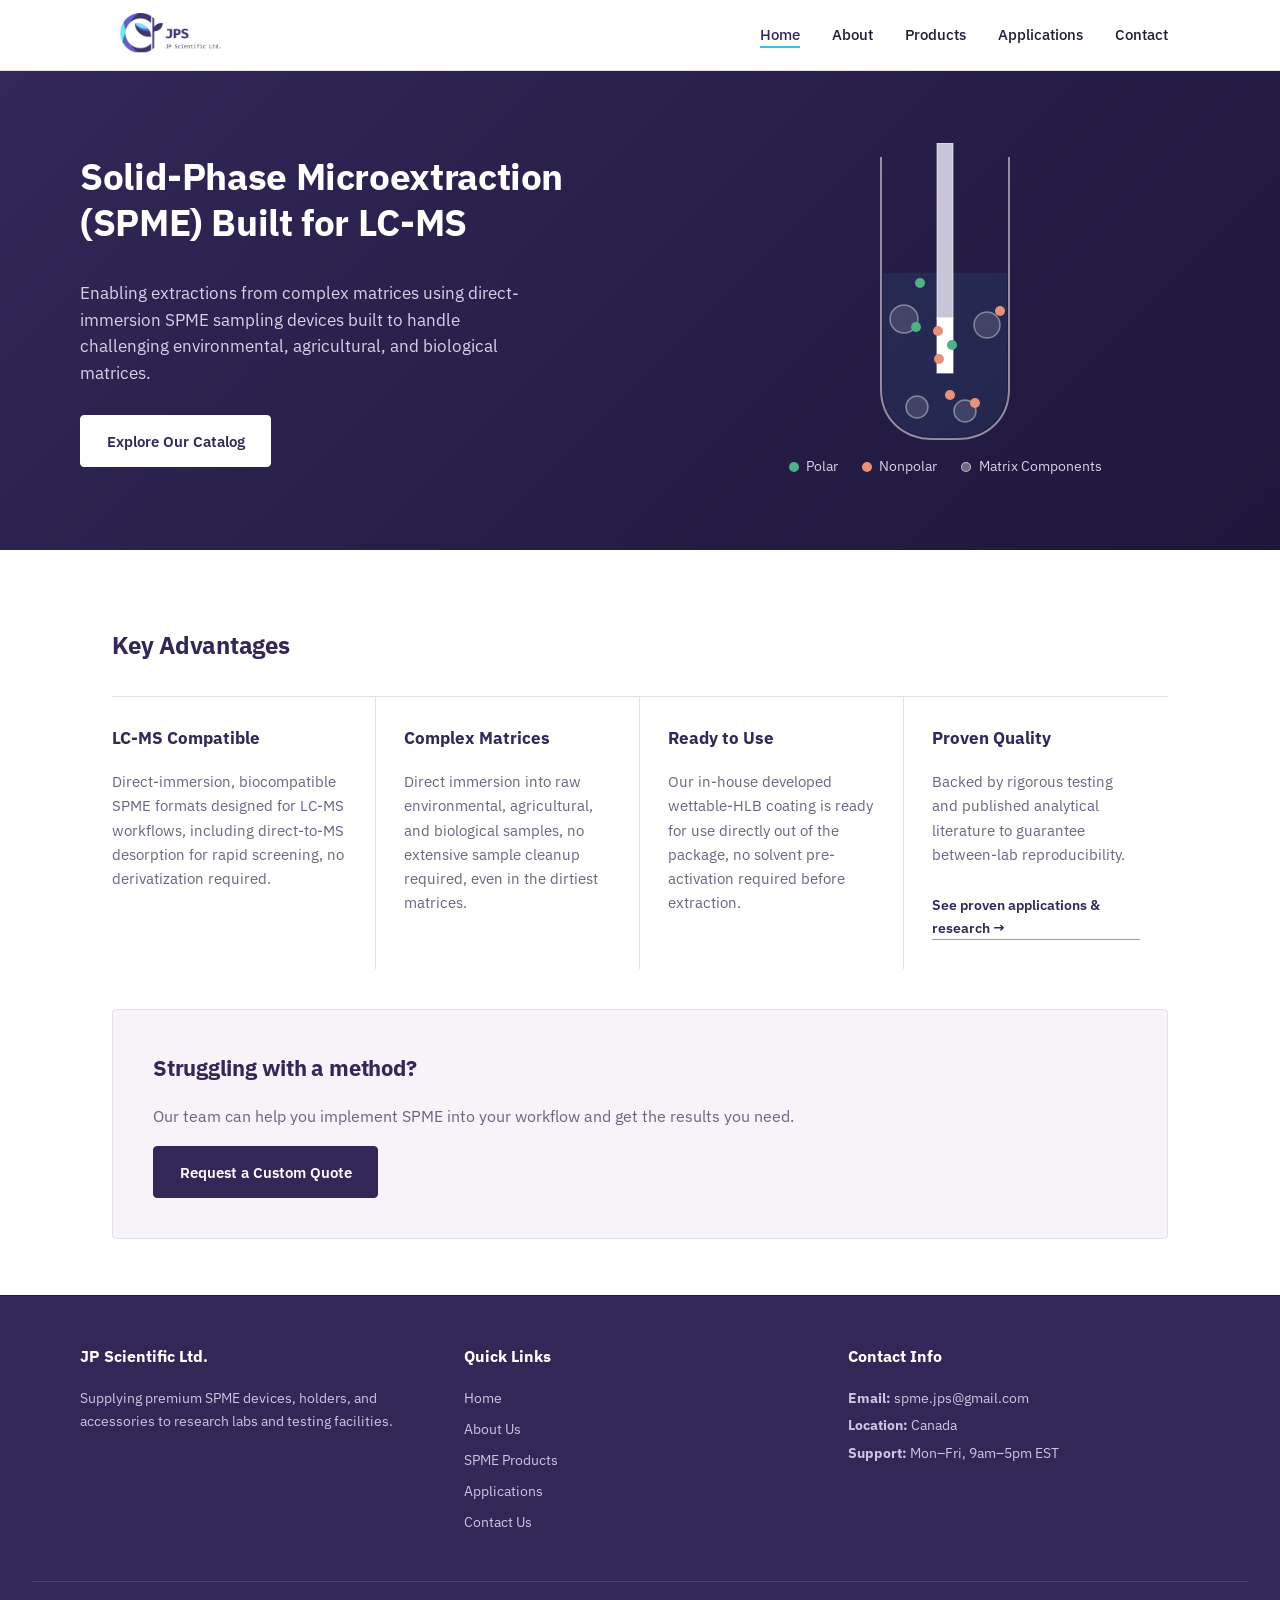
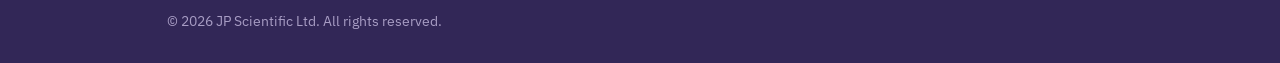
<file: index.html>
<!DOCTYPE html>
<html lang="en">
<head>
    <meta charset="UTF-8">
    <meta name="viewport" content="width=device-width, initial-scale=1.0">
    <title>JP Scientific | SPME Solutions for GC-MS &amp; LC-MS</title>
    <meta name="description" content="JP Scientific supplies high-performance Solid-Phase Microextraction (SPME) devices, holders, and accessories for GC-MS and LC-MS workflows — built for environmental and agricultural residue testing labs.">
    <link rel="icon" type="image/x-icon" href="favicon.ico">
    <link rel="icon" type="image/png" sizes="32x32" href="favicon-32x32.png">
    <link rel="icon" type="image/png" sizes="16x16" href="favicon-16x16.png">
    <link rel="apple-touch-icon" sizes="180x180" href="apple-touch-icon.png">
    <link rel="preconnect" href="https://fonts.googleapis.com">
    <link rel="preconnect" href="https://fonts.gstatic.com" crossorigin>
    <link href="https://fonts.googleapis.com/css2?family=IBM+Plex+Mono:wght@500;600&family=IBM+Plex+Sans:wght@400;500;600;700&display=swap" rel="stylesheet">
    <link rel="stylesheet" href="styles.css">
</head>
<body>

    <header>
        <div class="nav-container">
            <a href="index.html">
                <img src="logo.png" alt="JP Scientific Ltd. Logo" class="site-logo">
            </a>
            <nav>
                <a href="index.html" class="active">Home</a>
                <a href="about.html">About</a>
                <a href="products.html">Products</a>
                <a href="applications.html">Applications</a>
                <a href="inquiry.html">Contact</a>
            </nav>
        </div>
    </header>

    <section class="hero">
        <div class="hero-inner">
            <div class="hero-content">
                <h1>Solid-Phase Microextraction<br>(SPME) Built for <span class="nowrap">LC-MS</span></h1>
                <p>Enabling extractions from complex matrices using direct-immersion SPME sampling devices built to handle challenging environmental, agricultural, and biological matrices.</p>
                <a href="products.html" class="btn btn-invert">Explore Our Catalog</a>
            </div>
            <div class="hero-visual" aria-hidden="true">
                <svg viewBox="0 20 320 300" fill="none" xmlns="http://www.w3.org/2000/svg">
                    <!-- vial outline -->
                    <path d="M96,34 L96,266 C96,296 118,316 148,316 L172,316 C202,316 224,296 224,266 L224,34"
                          stroke="rgba(255,255,255,0.5)" stroke-width="2" fill="none"/>

                    <!-- liquid fill -->
                    <path d="M98,150 L98,266 C98,294 120,314 148,314 L172,314 C200,314 222,294 222,266 L222,150 Z"
                          fill="#3cc3df" fill-opacity="0.08"/>

                    <!-- matrix components: larger, left behind in solution — balanced around the coating -->
                    <circle cx="119" cy="196" r="14" fill="rgba(255,255,255,0.13)" stroke="rgba(255,255,255,0.4)" stroke-width="1.5"/>
                    <circle cx="202" cy="202" r="13" fill="rgba(255,255,255,0.13)" stroke="rgba(255,255,255,0.4)" stroke-width="1.5"/>
                    <circle cx="180" cy="288" r="11" fill="rgba(255,255,255,0.13)" stroke="rgba(255,255,255,0.4)" stroke-width="1.5"/>
                    <circle cx="132" cy="284" r="11" fill="rgba(255,255,255,0.13)" stroke="rgba(255,255,255,0.4)" stroke-width="1.5"/>

                    <!-- pin: grey substrate with a white coating band at the tip (flat 2D) -->
                    <rect x="152" y="20" width="16" height="175" fill="#c9c5d8" stroke="rgba(255,255,255,0.5)" stroke-width="1.25"/>
                    <rect x="152" y="195" width="16" height="55" fill="#ffffff" stroke="rgba(255,255,255,0.6)" stroke-width="1.25"/>

                    <!-- analytes: small, captured on the coating (mix of polar + nonpolar) -->
                    <circle cx="153" cy="208" r="5" fill="#e8917a"/>
                    <circle cx="167" cy="222" r="5" fill="#4fb286"/>
                    <circle cx="154" cy="236" r="5" fill="#e8917a"/>

                    <!-- analytes stuck to matrix components (non-specific binding) -->
                    <circle cx="131" cy="204" r="5" fill="#4fb286"/>
                    <circle cx="190" cy="280" r="5" fill="#e8917a"/>

                    <!-- analytes scattered freely in solution -->
                    <circle cx="135" cy="160" r="5" fill="#4fb286"/>
                    <circle cx="215" cy="188" r="5" fill="#e8917a"/>
                    <circle cx="165" cy="272" r="5" fill="#e8917a"/>
                </svg>
                <div class="hero-legend">
                    <span class="legend-item"><span class="legend-dot legend-dot-polar"></span>Polar</span>
                    <span class="legend-item"><span class="legend-dot legend-dot-nonpolar"></span>Nonpolar</span>
                    <span class="legend-item"><span class="legend-dot legend-dot-matrix"></span>Matrix Components</span>
                </div>
            </div>
        </div>
    </section>

    <div class="container">
        <h2 class="heading">Key Advantages</h2>

        <div class="three-column-row">
            <div class="col">
                <h3>LC-MS Compatible</h3>
                <p>Direct-immersion, biocompatible SPME formats designed for LC-MS workflows, including direct-to-MS desorption for rapid screening, no derivatization required.</p>
            </div>
            <div class="col">
                <h3>Complex Matrices</h3>
                <p>Direct immersion into raw environmental, agricultural, and biological samples, no extensive sample cleanup required, even in the dirtiest matrices.</p>
            </div>
            <div class="col">
                <h3>Ready to Use</h3>
                <p>Our in-house developed wettable-HLB coating is ready for use directly out of the package, no solvent pre-activation required before extraction.</p>
            </div>
            <div class="col">
                <h3>Proven Quality</h3>
                <p>Backed by rigorous testing and published analytical literature to guarantee between-lab reproducibility.</p>
                <a href="applications.html" class="col-link">See proven applications &amp; research &rarr;</a>
            </div>
        </div>

        <div class="full-width-bottom">
            <h2>Struggling with a method?</h2>
            <p>Our team can help you implement SPME into your workflow and get the results you need.</p>
            <a href="inquiry.html" class="btn">Request a Custom Quote</a>
        </div>
    </div>

    <footer>
        <div class="footer-container">
            <div class="footer-col">
                <h3>JP Scientific Ltd.</h3>
                <p>Supplying premium SPME devices, holders, and accessories to research labs and testing facilities.</p>
            </div>
            <div class="footer-col">
                <h4>Quick Links</h4>
                <a href="index.html">Home</a>
                <a href="about.html">About Us</a>
                <a href="products.html">SPME Products</a>
                <a href="applications.html">Applications</a>
                <a href="inquiry.html">Contact Us</a>
            </div>
            <div class="footer-col">
                <h4>Contact Info</h4>
                <p><strong>Email:</strong> <a href="mailto:spme.jps@gmail.com" style="display:inline;">spme.jps@gmail.com</a></p>
                <p><strong>Location:</strong> Canada</p>
                <p><strong>Support:</strong> Mon–Fri, 9am–5pm EST</p>
            </div>
        </div>

        <div class="footer-bottom">
            <p>&copy; 2026 JP Scientific Ltd. All rights reserved.</p>
        </div>
    </footer>

</body>
</html>
</file>
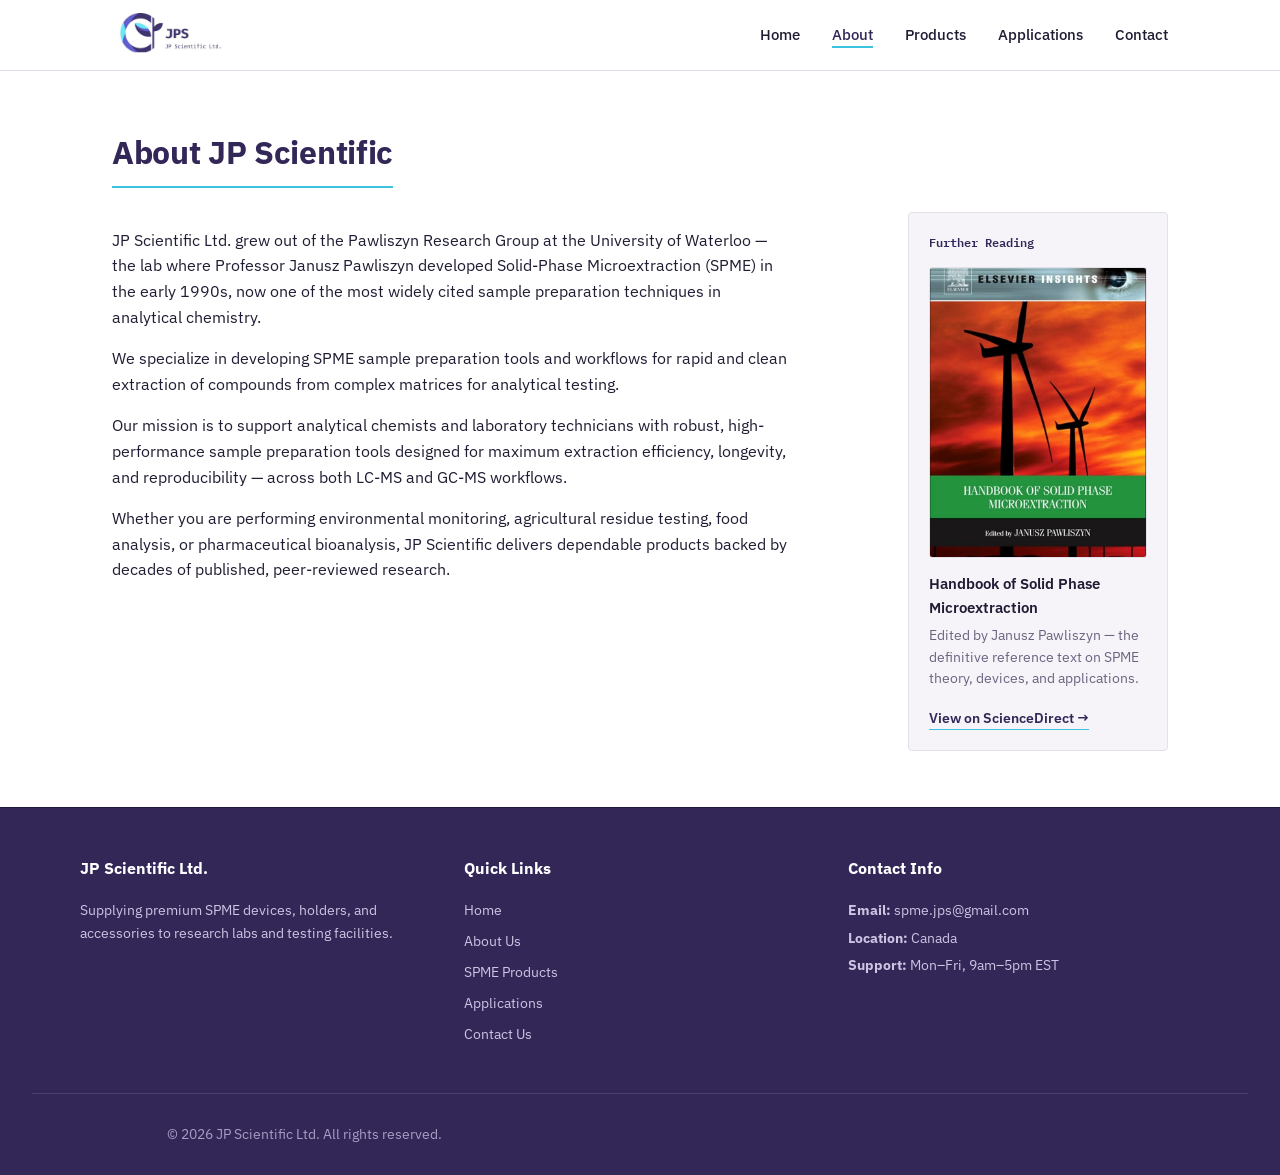
<file: about.html>
<!DOCTYPE html>
<html lang="en">
<head>
    <meta charset="UTF-8">
    <meta name="viewport" content="width=device-width, initial-scale=1.0">
    <title>About Us | JP Scientific Ltd.</title>
    <meta name="description" content="JP Scientific grew out of the Pawliszyn Research Group at the University of Waterloo, the lab where SPME was developed. We build sample prep tools for LC-MS and GC-MS analysis.">
    <link rel="icon" type="image/x-icon" href="favicon.ico">
    <link rel="icon" type="image/png" sizes="32x32" href="favicon-32x32.png">
    <link rel="icon" type="image/png" sizes="16x16" href="favicon-16x16.png">
    <link rel="apple-touch-icon" sizes="180x180" href="apple-touch-icon.png">
    <link rel="preconnect" href="https://fonts.googleapis.com">
    <link rel="preconnect" href="https://fonts.gstatic.com" crossorigin>
    <link href="https://fonts.googleapis.com/css2?family=IBM+Plex+Mono:wght@500;600&family=IBM+Plex+Sans:wght@400;500;600;700&display=swap" rel="stylesheet">
    <link rel="stylesheet" href="styles.css">
</head>
<body>
    <header>
        <div class="nav-container">
            <a href="index.html">
                <img src="logo.png" alt="JP Scientific Ltd. Logo" class="site-logo">
            </a>
            <nav>
                <a href="index.html">Home</a>
                <a href="about.html" class="active">About</a>
                <a href="products.html">Products</a>
                <a href="applications.html">Applications</a>
                <a href="inquiry.html">Contact</a>
            </nav>
        </div>
    </header>

    <div class="container">
        <h1>About JP Scientific</h1>
        <div class="about-layout">
            <div class="about-copy">
                <p>JP Scientific Ltd. grew out of the Pawliszyn Research Group at the University of Waterloo — the lab where Professor Janusz Pawliszyn developed Solid-Phase Microextraction (SPME) in the early 1990s, now one of the most widely cited sample preparation techniques in analytical chemistry.</p>
                <p>We specialize in developing SPME sample preparation tools and workflows for rapid and clean extraction of compounds from complex matrices for analytical testing.</p>
                <p>Our mission is to support analytical chemists and laboratory technicians with robust, high-performance sample preparation tools designed for maximum extraction efficiency, longevity, and reproducibility — across both LC-MS and GC-MS workflows.</p>
                <p>Whether you are performing environmental monitoring, agricultural residue testing, food analysis, or pharmaceutical bioanalysis, JP Scientific delivers dependable products backed by decades of published, peer-reviewed research.</p>
            </div>

            <aside class="reading-card">
                <h4>Further Reading</h4>
                <div class="reading-cover">
                    <img src="[data-uri]" alt="Handbook of Solid Phase Microextraction cover">
                </div>
                <p class="reading-title">Handbook of Solid Phase Microextraction</p>
                <p class="reading-byline">Edited by Janusz Pawliszyn — the definitive reference text on SPME theory, devices, and applications.</p>
                <a href="https://www.sciencedirect.com/book/9780124160170/handbook-of-solid-phase-microextraction" target="_blank" rel="noopener" class="col-link">View on ScienceDirect &rarr;</a>
            </aside>
        </div>
    </div>

    <footer>
        <div class="footer-container">
            <div class="footer-col">
                <h3>JP Scientific Ltd.</h3>
                <p>Supplying premium SPME devices, holders, and accessories to research labs and testing facilities.</p>
            </div>
            <div class="footer-col">
                <h4>Quick Links</h4>
                <a href="index.html">Home</a>
                <a href="about.html">About Us</a>
                <a href="products.html">SPME Products</a>
                <a href="applications.html">Applications</a>
                <a href="inquiry.html">Contact Us</a>
            </div>
            <div class="footer-col">
                <h4>Contact Info</h4>
                <p><strong>Email:</strong> <a href="mailto:spme.jps@gmail.com" style="display:inline;">spme.jps@gmail.com</a></p>
                <p><strong>Location:</strong> Canada</p>
                <p><strong>Support:</strong> Mon–Fri, 9am–5pm EST</p>
            </div>
        </div>
        <div class="footer-bottom">
            <p>&copy; 2026 JP Scientific Ltd. All rights reserved.</p>
        </div>
    </footer>
</body>
</html>
</file>
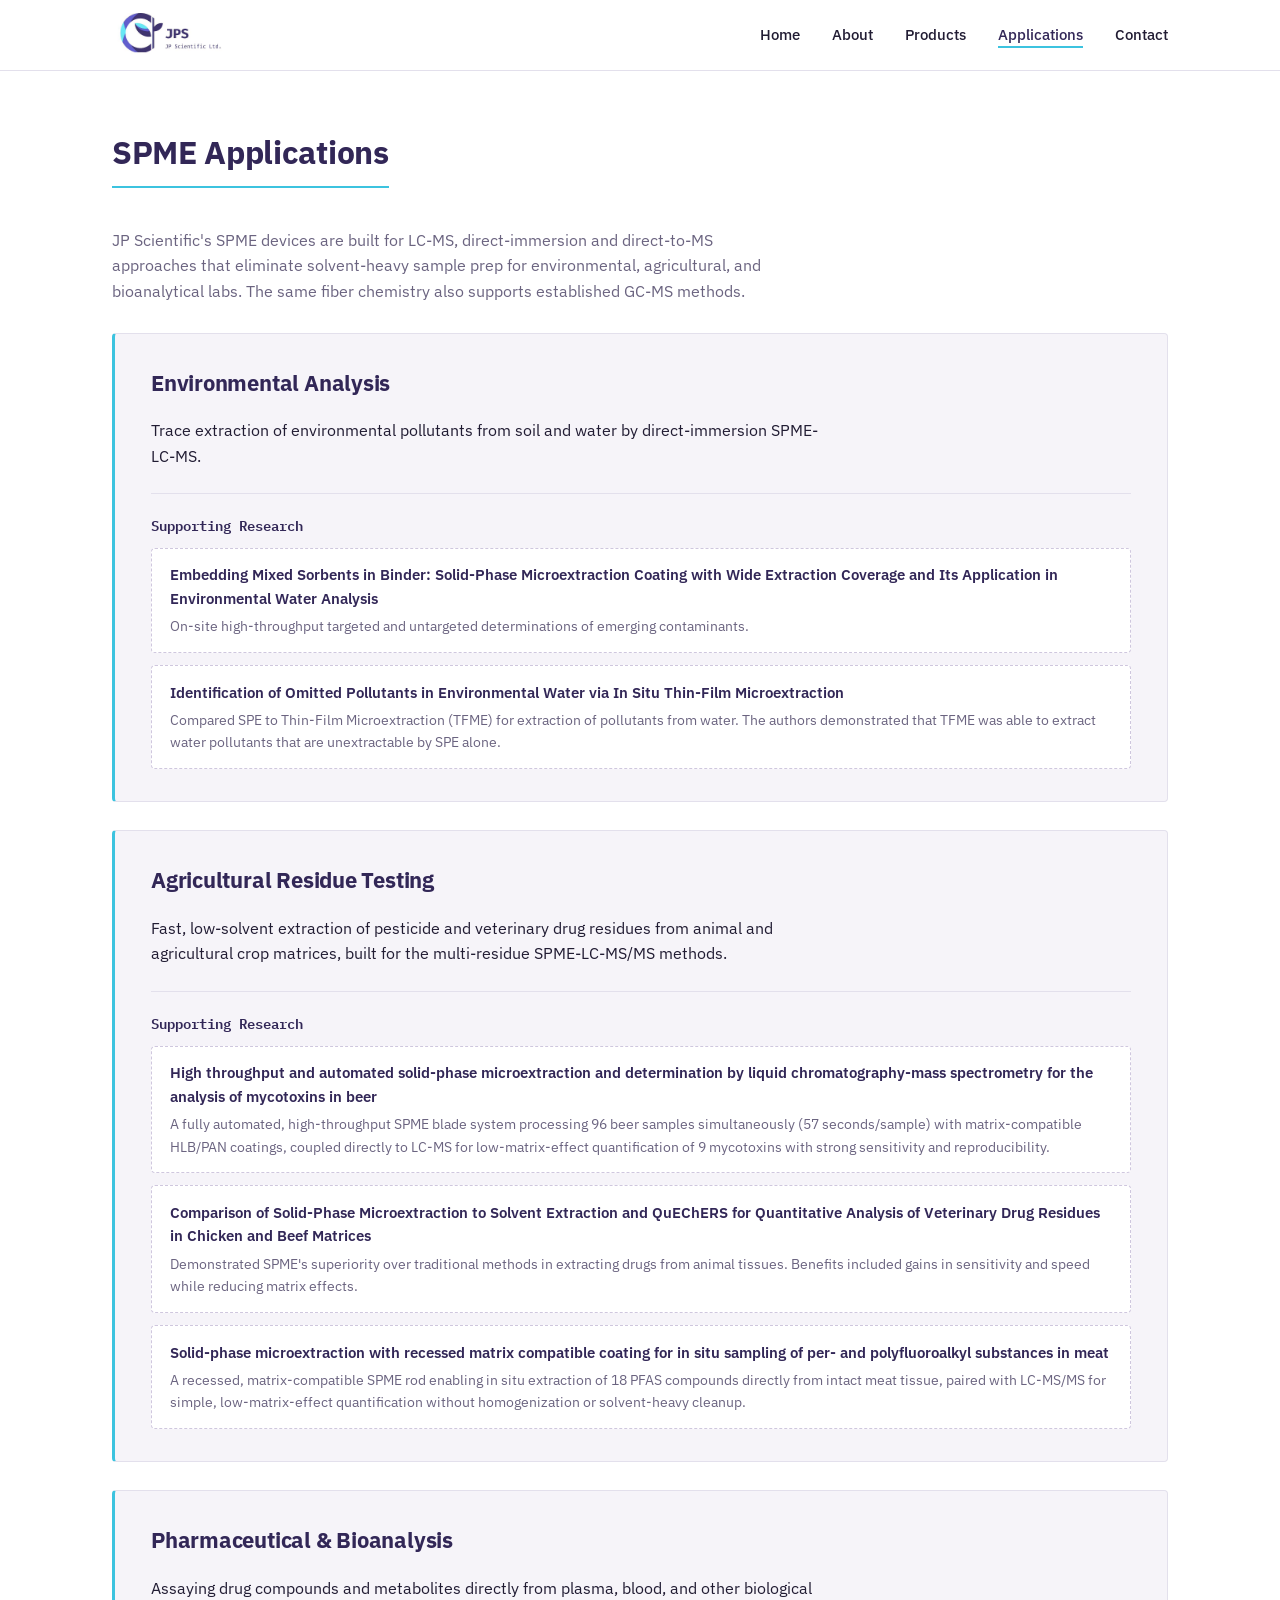
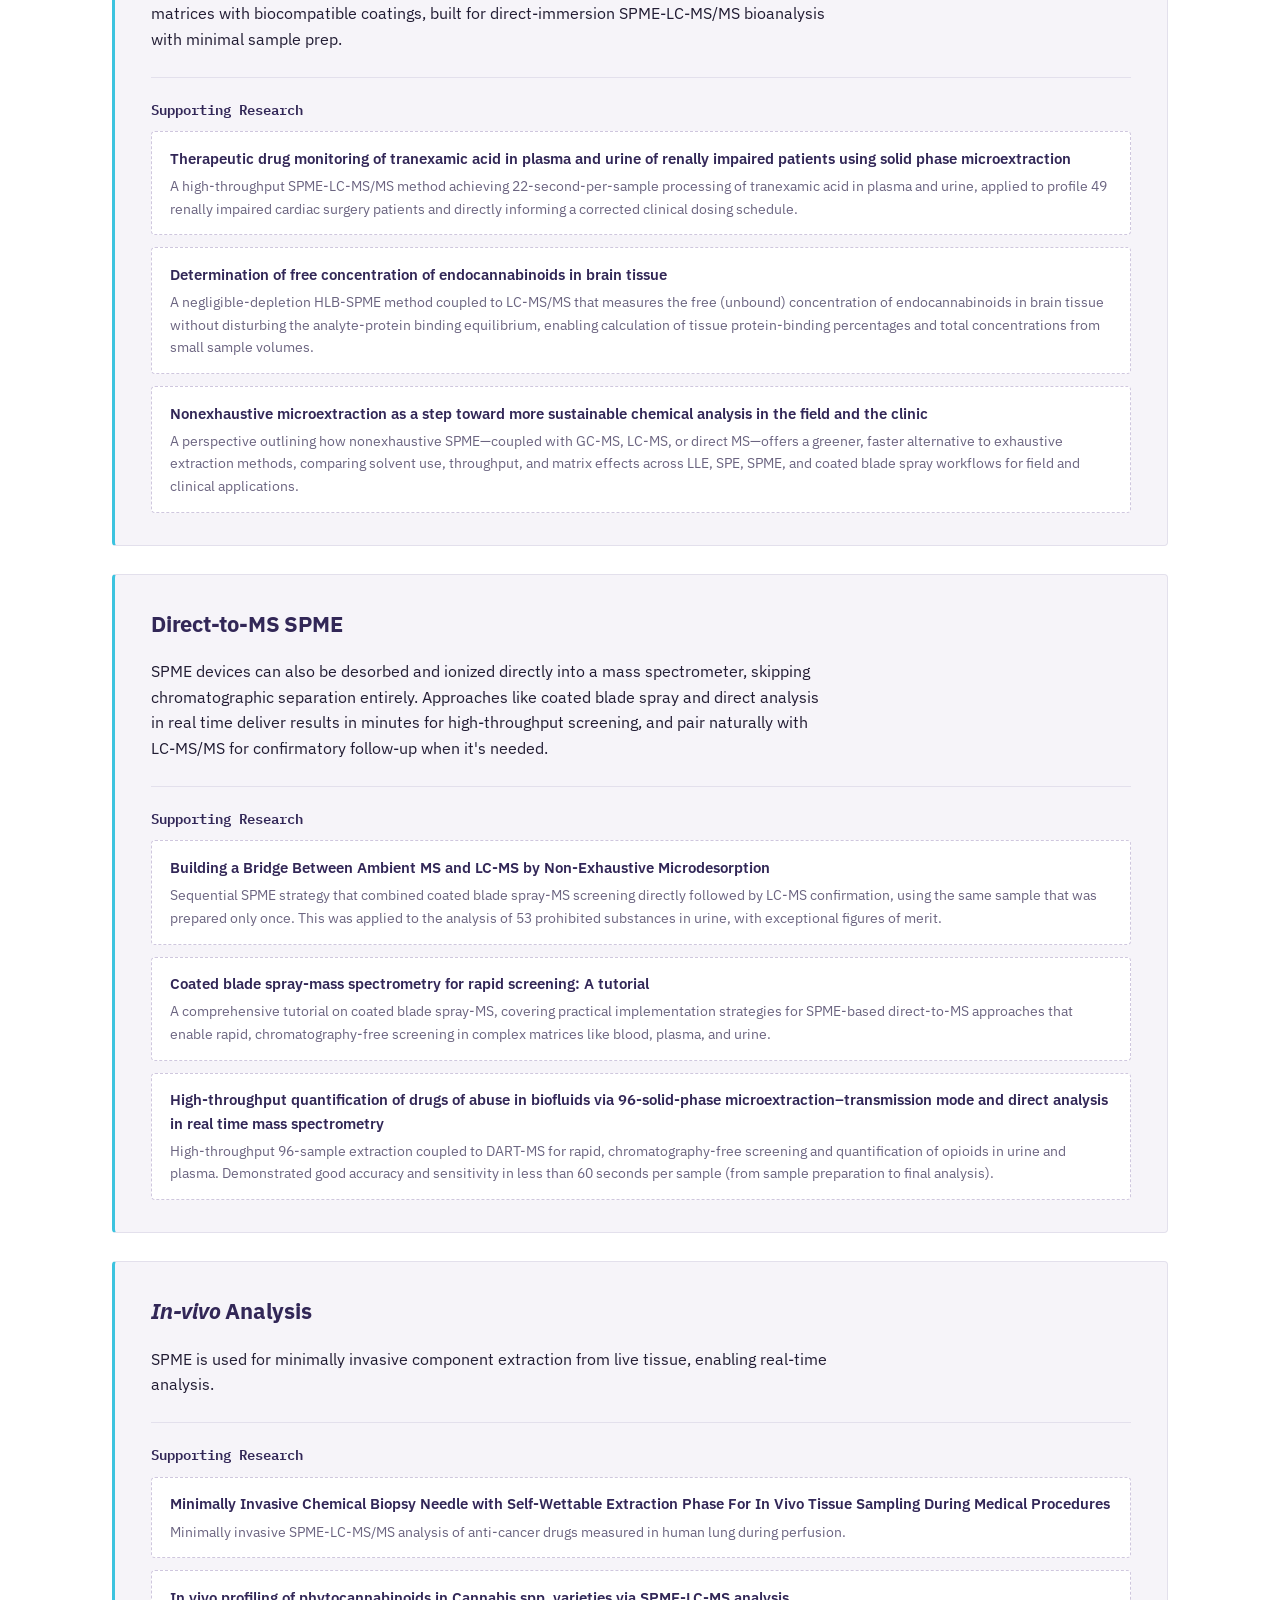
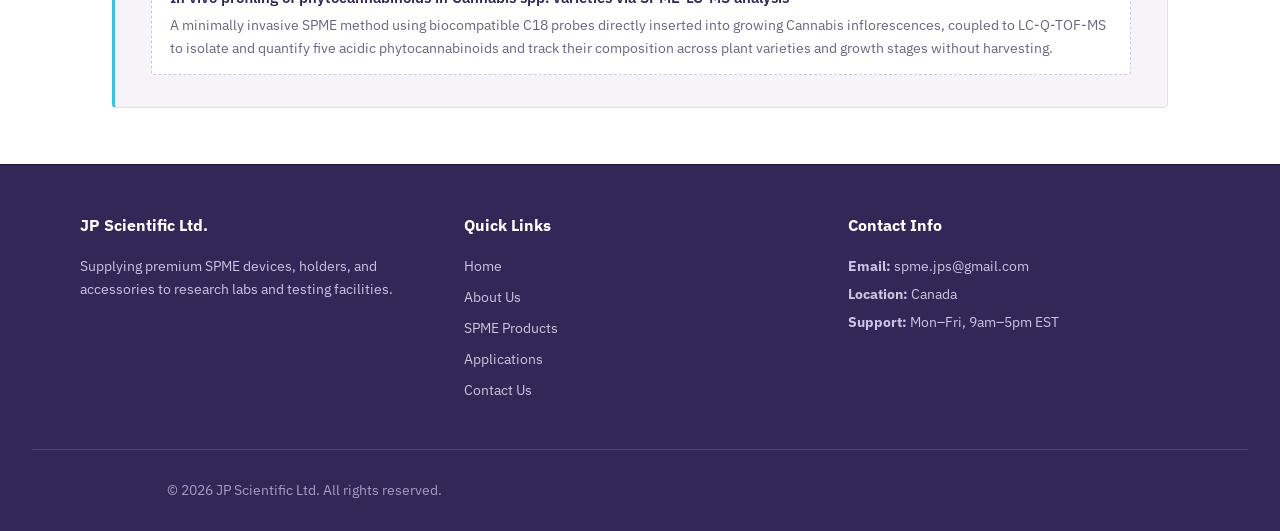
<file: applications.html>
<!DOCTYPE html>
<html lang="en">
<head>
    <meta charset="UTF-8">
    <meta name="viewport" content="width=device-width, initial-scale=1.0">
    <title>Applications | JP Scientific Ltd.</title>
    <meta name="description" content="SPME applications for GC-MS and LC-MS: environmental monitoring, agricultural residue testing, food and flavor analysis, and pharmaceutical bioanalysis.">
    <link rel="icon" type="image/x-icon" href="favicon.ico">
    <link rel="icon" type="image/png" sizes="32x32" href="favicon-32x32.png">
    <link rel="icon" type="image/png" sizes="16x16" href="favicon-16x16.png">
    <link rel="apple-touch-icon" sizes="180x180" href="apple-touch-icon.png">
    <link rel="preconnect" href="https://fonts.googleapis.com">
    <link rel="preconnect" href="https://fonts.gstatic.com" crossorigin>
    <link href="https://fonts.googleapis.com/css2?family=IBM+Plex+Mono:wght@500;600&family=IBM+Plex+Sans:wght@400;500;600;700&display=swap" rel="stylesheet">
    <link rel="stylesheet" href="styles.css">
</head>
<body>
    <header>
        <div class="nav-container">
            <a href="index.html">
                <img src="logo.png" alt="JP Scientific Ltd. Logo" class="site-logo">
            </a>
            <nav>
                <a href="index.html">Home</a>
                <a href="about.html">About</a>
                <a href="products.html">Products</a>
                <a href="applications.html" class="active">Applications</a>
                <a href="inquiry.html">Contact</a>
            </nav>
        </div>
    </header>

    <div class="container">
        <h1>SPME Applications</h1>
        <p class="intro">JP Scientific's SPME devices are built for LC-MS, direct-immersion and direct-to-MS approaches that eliminate solvent-heavy sample prep for environmental, agricultural, and bioanalytical labs. The same fiber chemistry also supports established GC-MS methods.</p>

        <!-- 
          TEMPLATE: To add a paper, copy one <li> block inside a .paper-list and edit it:

          <li>
              <a href="https://doi.org/PASTE-DOI-OR-LINK-HERE" target="_blank" rel="noopener">Author(s). "Paper Title." Journal, Year.</a>
              <span class="paper-desc">One or two sentences on what the study found and why it's relevant.</span>
          </li>
        -->

        <div class="app-block">
            <h2>Environmental Analysis</h2>
            <p>Trace extraction of environmental pollutants from soil and water by direct-immersion SPME-LC-MS.</p>
            <div class="research">
                <h4>Supporting Research</h4>
                <ul class="paper-list">
                    <li>
                        <a href = "https://doi.org/10.1021/acs.est.3c07244" target = "_blank" rel="noopener">Embedding Mixed Sorbents in Binder: Solid-Phase Microextraction Coating with Wide Extraction Coverage and Its Application in Environmental Water Analysis</a>
                        <span class="paper-desc"> On-site high-throughput targeted and untargeted determinations of emerging contaminants.</span>
                    </li>
                    <li>
                        <a href = "https://doi.org/10.1021/acs.analchem.4c03241" target = "_blank" rel="noopener">Identification of Omitted Pollutants in Environmental Water via In Situ Thin-Film Microextraction</a>
                        <span class="paper-desc"> Compared SPE to Thin-Film Microextraction (TFME) for extraction of pollutants from water. 
                        The authors demonstrated that TFME was able to extract water pollutants that are unextractable by SPE alone.</span>
                    </li>
                </ul>
            </div>
        </div>

        <div class="app-block">
            <h2>Agricultural Residue Testing</h2>
            <p>Fast, low-solvent extraction of pesticide and veterinary drug residues from animal and agricultural crop matrices, built for the multi-residue SPME-LC-MS/MS methods.</p>
            <div class="research">
                <h4>Supporting Research</h4>
                <ul class="paper-list">
                    <li>
                        <a href = "https://doi.org/10.1016/j.foodchem.2023.136557" target = "_blank" rel="noopener">High throughput and automated solid-phase microextraction and determination by liquid chromatography-mass spectrometry for the analysis of mycotoxins in beer</a>
                        <span class="paper-desc">A fully automated, high-throughput SPME blade system processing 96 beer samples simultaneously (57 seconds/sample) with matrix-compatible HLB/PAN coatings, coupled directly to LC-MS for low-matrix-effect quantification of 9 mycotoxins with strong sensitivity and reproducibility. </span>
                    </li>
                    <li>
                        <a href = "https://doi.org/10.1021/acs.jafc.9b01570" target = "_blank" rel="noopener">Comparison of Solid-Phase Microextraction to Solvent Extraction and QuEChERS for Quantitative Analysis of Veterinary Drug Residues in Chicken and Beef Matrices</a>
                        <span class="paper-desc"> Demonstrated SPME's superiority over traditional methods in extracting drugs from animal tissues. Benefits included gains in sensitivity and speed while reducing matrix effects. </span>
                    </li>
                    <li>
                        <a href = "https://doi.org/10.1016/j.foodchem.2025.143891" target = "_blank" rel="noopener">Solid-phase microextraction with recessed matrix compatible coating for in situ sampling of per- and polyfluoroalkyl substances in meat</a>
                        <span class="paper-desc"> A recessed, matrix-compatible SPME rod enabling in situ extraction of 18 PFAS compounds directly from intact meat tissue, paired with LC-MS/MS for simple, low-matrix-effect quantification without homogenization or solvent-heavy cleanup. </span>
                    </li>
                </ul>
            </div>
        </div>

        <div class="app-block">
            <h2>Pharmaceutical &amp; Bioanalysis</h2>
            <p>Assaying drug compounds and metabolites directly from plasma, blood, and other biological matrices with biocompatible coatings, built for direct-immersion SPME-LC-MS/MS bioanalysis with minimal sample prep.</p>
            <div class="research">
                <h4>Supporting Research</h4>
                <ul class="paper-list">
                    <li>
                        <a href = "https://doi.org/10.1016/j.talanta.2020.121945" target = "_blank" rel="noopener">Therapeutic drug monitoring of tranexamic acid in plasma and urine of renally impaired patients using solid phase microextraction</a>
                        <span class="paper-desc"> A high-throughput SPME-LC-MS/MS method achieving 22-second-per-sample processing of tranexamic acid in plasma and urine, applied to profile 49 renally impaired cardiac surgery patients and directly informing a corrected clinical dosing schedule. </span>
                    </li>
                    <li>
                        <a href = "https://doi.org/10.1016/j.jpba.2023.115624" target = "_blank" rel="noopener">Determination of free concentration of endocannabinoids in brain tissue</a>
                        <span class="paper-desc"> A negligible-depletion HLB-SPME method coupled to LC-MS/MS that measures the free (unbound) concentration of endocannabinoids in brain tissue without disturbing the analyte-protein binding equilibrium, enabling calculation of tissue protein-binding percentages and total concentrations from small sample volumes.</span>
                    </li>
                    <li>
                        <a href = "https://doi.org/10.1038/s41596-026-01384-4" target = "_blank" rel="noopener">Nonexhaustive microextraction as a step toward more sustainable chemical analysis in the field and the clinic</a>
                        <span class="paper-desc"> A perspective outlining how nonexhaustive SPME—coupled with GC-MS, LC-MS, or direct MS—offers a greener, faster alternative to exhaustive extraction methods, comparing solvent use, throughput, and matrix effects across LLE, SPE, SPME, and coated blade spray workflows for field and clinical applications.
                        </span>
                    </li>

                </ul>
            </div>
        </div>

        <div class="app-block">
            <h2>Direct-to-MS SPME</h2>
            <p>SPME devices can also be desorbed and ionized directly into a mass spectrometer, skipping chromatographic separation entirely. Approaches like coated blade spray and direct analysis in real time deliver results in minutes for high-throughput screening, and pair naturally with LC-MS/MS for confirmatory follow-up when it's needed.</p>
            <div class="research">
                <h4>Supporting Research</h4>
                <ul class="paper-list">
                    <li>
                        <a href = "https://doi.org/10.1002/anie.202504080" target = "_blank" rel="noopener">Building a Bridge Between Ambient MS and LC-MS by Non-Exhaustive Microdesorption</a>
                        <span class="paper-desc"> Sequential SPME strategy that combined coated blade spray-MS screening directly followed by LC-MS confirmation, using the same sample
                        that was prepared only once. This was applied to the analysis of 53 prohibited substances in urine, with exceptional figures of merit.
                        </span>
                    </li>
                    <li>
                        <a href = "https://doi.org/10.1016/j.aca.2025.344458" target = "_blank" rel="noopener">Coated blade spray-mass spectrometry for rapid screening: A tutorial</a>
                        <span class="paper-desc"> A comprehensive tutorial on coated blade spray-MS, covering practical implementation strategies for SPME-based direct-to-MS approaches that enable 
                        rapid, chromatography-free screening in complex matrices like blood, plasma, and urine. </span>
                    </li>
                    <li>
                        <a href = "https://doi.org/10.1002/rcm.8477" target = "_blank" rel="noopener">High-throughput quantification of drugs of abuse in biofluids via 96-solid-phase microextraction–transmission mode and direct analysis in real time mass spectrometry</a>
                        <span class="paper-desc"> High-throughput 96-sample extraction coupled to DART-MS for rapid, chromatography-free screening and quantification of opioids in urine and plasma.
                        Demonstrated good accuracy and sensitivity in less than 60 seconds per sample (from sample preparation to final analysis). </span>
                    </li>
                </ul>
            </div>
        </div>

        <div class="app-block">
            <h2><i>In-vivo</i> Analysis</h2>
            <p>SPME is used for minimally invasive component extraction from live tissue, enabling real-time analysis.</p>
            <div class="research">
                <h4>Supporting Research</h4>
                <ul class="paper-list">
                    <li>
                        <a href = "https://doi.org/10.1002/advs.202500396" target = "_blank" rel="noopener">Minimally Invasive Chemical Biopsy Needle with Self-Wettable Extraction Phase For In Vivo Tissue Sampling During Medical Procedures</a>
                        <span class="paper-desc"> Minimally invasive SPME-LC-MS/MS analysis of anti-cancer drugs measured in human lung during perfusion. </span>
                    </li>
                    <li>
                        <a href = "https://doi.org/10.1016/j.aca.2024.342621" target = "_blank" rel="noopener">In vivo profiling of phytocannabinoids in Cannabis spp. varieties via SPME-LC-MS analysis</a>
                        <span class="paper-desc"> A minimally invasive SPME method using biocompatible C18 probes directly inserted into growing Cannabis inflorescences, coupled to LC-Q-TOF-MS to isolate and quantify five acidic phytocannabinoids and track their composition across plant varieties and growth stages without harvesting. </span>
                    </li>
                </ul>
            </div>
        </div>
    </div>

    <footer>
        <div class="footer-container">
            <div class="footer-col">
                <h3>JP Scientific Ltd.</h3>
                <p>Supplying premium SPME devices, holders, and accessories to research labs and testing facilities.</p>
            </div>
            <div class="footer-col">
                <h4>Quick Links</h4>
                <a href="index.html">Home</a>
                <a href="about.html">About Us</a>
                <a href="products.html">SPME Products</a>
                <a href="applications.html">Applications</a>
                <a href="inquiry.html">Contact Us</a>
            </div>
            <div class="footer-col">
                <h4>Contact Info</h4>
                <p><strong>Email:</strong> <a href="mailto:spme.jps@gmail.com" style="display:inline;">spme.jps@gmail.com</a></p>
                <p><strong>Location:</strong> Canada</p>
                <p><strong>Support:</strong> Mon–Fri, 9am–5pm EST</p>
            </div>
        </div>
        <div class="footer-bottom">
            <p>&copy; 2026 JP Scientific Ltd. All rights reserved.</p>
        </div>
    </footer>
</body>
</html>
</file>
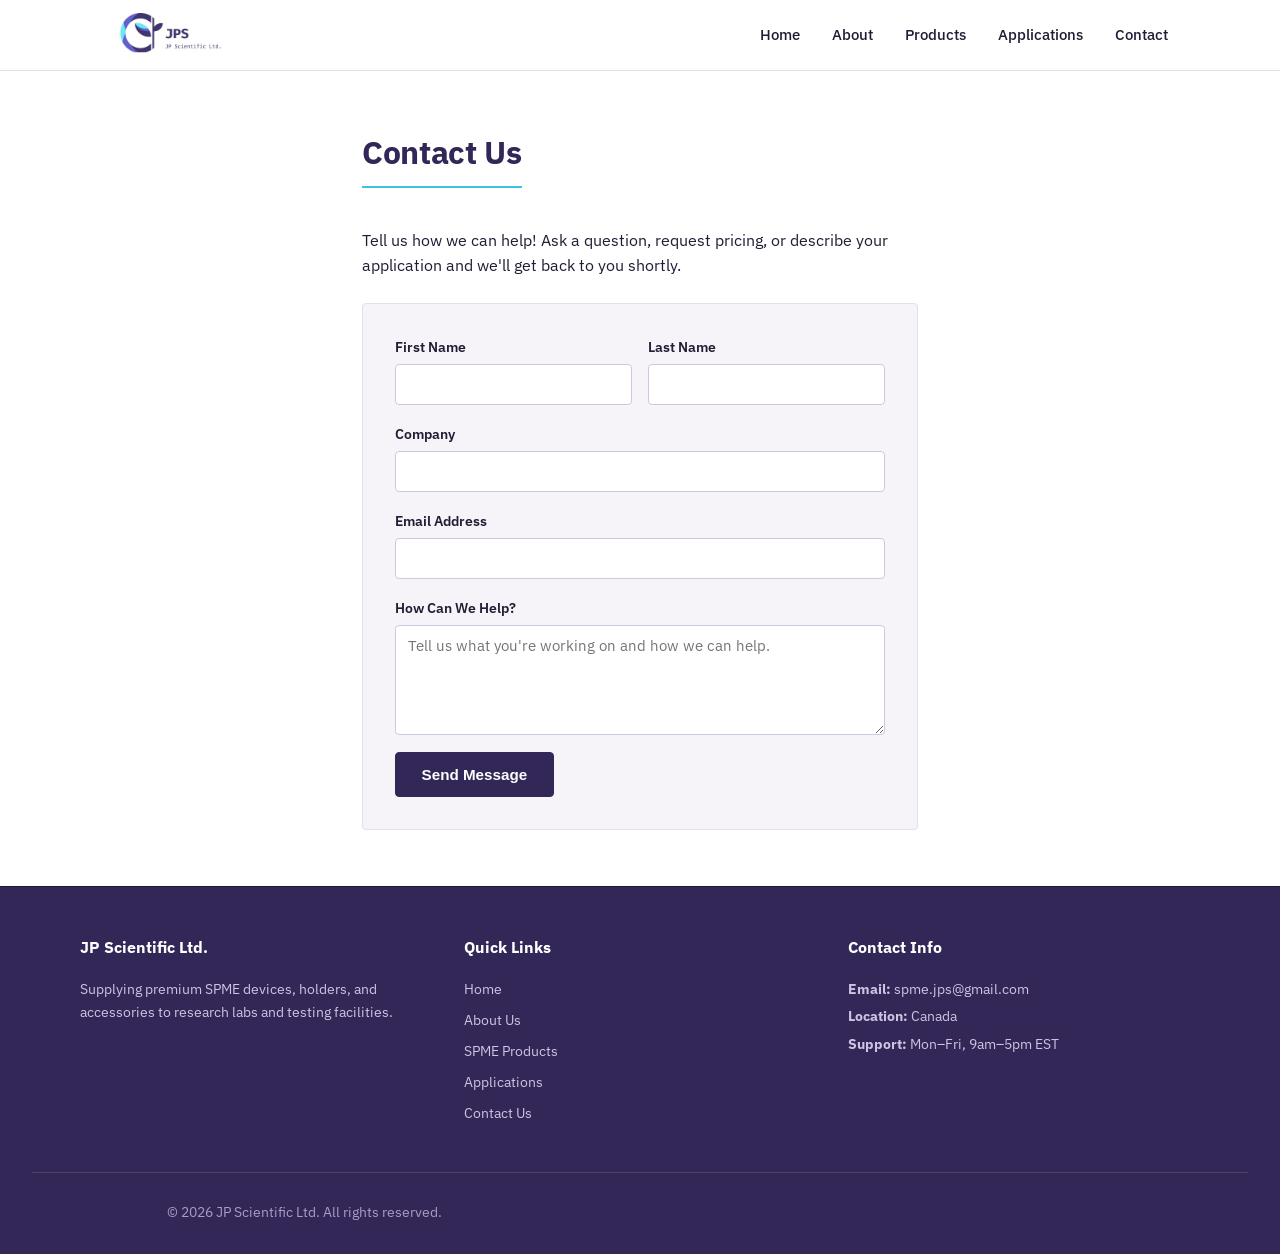
<file: inquiry.html>
<!DOCTYPE html>
<html lang="en">
<head>
    <meta charset="UTF-8">
    <meta name="viewport" content="width=device-width, initial-scale=1.0">
    <title id="page-title">Contact Us | JP Scientific Ltd.</title>
    <meta name="description" content="Get in touch with JP Scientific — ask a question, request pricing, or tell us about your application.">
    <link rel="icon" type="image/x-icon" href="favicon.ico">
    <link rel="icon" type="image/png" sizes="32x32" href="favicon-32x32.png">
    <link rel="icon" type="image/png" sizes="16x16" href="favicon-16x16.png">
    <link rel="apple-touch-icon" sizes="180x180" href="apple-touch-icon.png">
    <link rel="preconnect" href="https://fonts.googleapis.com">
    <link rel="preconnect" href="https://fonts.gstatic.com" crossorigin>
    <link href="https://fonts.googleapis.com/css2?family=IBM+Plex+Mono:wght@500;600&family=IBM+Plex+Sans:wght@400;500;600;700&display=swap" rel="stylesheet">
    <link rel="stylesheet" href="styles.css">
    <style>
        .container { max-width: 620px; }
        #form-success { display: none; }
        #form-error { display: none; color: #b23b3b; font-size: 0.85rem; margin-top: 0.6rem; }
    </style>
</head>
<body>
    <header>
        <div class="nav-container">
            <a href="index.html">
                <img src="logo.png" alt="JP Scientific Ltd. Logo" class="site-logo">
            </a>
            <nav>
                <a href="index.html">Home</a>
                <a href="about.html">About</a>
                <a href="products.html">Products</a>
                <a href="applications.html">Applications</a>
                <a href="inquiry.html">Contact</a>
            </nav>
        </div>
    </header>

    <div class="container">
        <h1 id="page-heading">Contact Us</h1>
        <p id="page-intro">Tell us how we can help! Ask a question, request pricing, or describe your application and we'll get back to you shortly.</p>

        <div class="inquiry-box">
            <span class="inquiry-device" id="device-tag" style="display:none;"></span>

            <!--
                FORMSPREE SETUP (one-time, ~2 minutes):
                1. Go to https://formspree.io and sign up free (50 submissions/month).
                2. Create a new form, and set the notification email to spme.jps@gmail.com.
                3. Formspree gives you an endpoint like https://formspree.io/f/abcd1234
                4. Replace YOUR_FORM_ID below (in the fetch call, near the bottom of this
                   file) with that ID. That's it — submissions will land straight in the
                   inbox with no email client required.
                Until that ID is filled in, the form will show an error on submit.
            -->
            <form id="inquiry-form">
                <div class="form-names">
                    <div class="form-row">
                        <label for="first-name">First Name</label>
                        <input type="text" id="first-name" name="first-name" required>
                    </div>
                    <div class="form-row">
                        <label for="last-name">Last Name</label>
                        <input type="text" id="last-name" name="last-name" required>
                    </div>
                </div>
                <div class="form-row">
                    <label for="company">Company</label>
                    <input type="text" id="company" name="company" required>
                </div>
                <div class="form-row">
                    <label for="email">Email Address</label>
                    <input type="email" id="email" name="email" required>
                </div>
                <div class="form-row">
                    <label for="application" id="application-label">How Can We Help?</label>
                    <textarea id="application" name="application" placeholder="Tell us what you're working on and how we can help." required></textarea>
                </div>
                <button type="submit" class="btn" id="submit-btn">Send Message</button>
                <p id="form-success">Thank you, your message has been sent. We'll be in touch soon.</p>
                <p id="form-error">Something went wrong sending your message. Please try again, or email us directly at spme.jps@gmail.com.</p>
            </form>
        </div>
    </div>

    <footer>
        <div class="footer-container">
            <div class="footer-col">
                <h3>JP Scientific Ltd.</h3>
                <p>Supplying premium SPME devices, holders, and accessories to research labs and testing facilities.</p>
            </div>
            <div class="footer-col">
                <h4>Quick Links</h4>
                <a href="index.html">Home</a>
                <a href="about.html">About Us</a>
                <a href="products.html">SPME Products</a>
                <a href="applications.html">Applications</a>
                <a href="inquiry.html">Contact Us</a>
            </div>
            <div class="footer-col">
                <h4>Contact Info</h4>
                <p><strong>Email:</strong> <a href="mailto:spme.jps@gmail.com" style="display:inline;">spme.jps@gmail.com</a></p>
                <p><strong>Location:</strong> Canada</p>
                <p><strong>Support:</strong> Mon–Fri, 9am–5pm EST</p>
            </div>
        </div>
        <div class="footer-bottom">
            <p>&copy; 2026 JP Scientific Ltd. All rights reserved.</p>
        </div>
    </footer>

    <script>
        // Pull the device name from the URL (?device=...) if the person arrived from a
        // specific hardware card. When present, this page presents itself as a
        // "Product Inquiry" for that device; otherwise it's a general contact form.
        var params = new URLSearchParams(window.location.search);
        var device = params.get('device');
        if (device) {
            document.getElementById('page-title').textContent = 'Product Inquiry | JP Scientific Ltd.';
            document.getElementById('page-heading').textContent = 'Product Inquiry';
            document.getElementById('page-intro').textContent =
                'This hardware is still in development — tell us about your application and we\'ll reach out as soon as it\'s available.';
            document.getElementById('application-label').textContent = 'Describe Your Application';

            var tag = document.getElementById('device-tag');
            tag.textContent = 'Inquiring about: ' + device;
            tag.style.display = 'inline-block';

            // Carry the device name through as a hidden field so it lands in the
            // Formspree notification email alongside the rest of the fields.
            var hidden = document.createElement('input');
            hidden.type = 'hidden';
            hidden.name = 'device';
            hidden.value = device;
            document.getElementById('inquiry-form').appendChild(hidden);
        }

        // Submits to Formspree so messages land directly in the connected inbox —
        // no mail client required on the visitor's end. See the setup comment above
        // the <form> tag for how to get your endpoint ID.
        var FORMSPREE_ENDPOINT = 'https://formspree.io/f/mdeoqbzj';

        document.getElementById('inquiry-form').addEventListener('submit', function (e) {
            e.preventDefault();
            var form = e.target;
            var submitBtn = document.getElementById('submit-btn');
            var successMsg = document.getElementById('form-success');
            var errorMsg = document.getElementById('form-error');

            successMsg.style.display = 'none';
            errorMsg.style.display = 'none';
            submitBtn.disabled = true;
            submitBtn.textContent = 'Sending…';

            fetch(FORMSPREE_ENDPOINT, {
                method: 'POST',
                body: new FormData(form),
                headers: { 'Accept': 'application/json' }
            })
                .then(function (response) {
                    if (response.ok) {
                        form.reset();
                        successMsg.style.display = 'block';
                    } else {
                        errorMsg.style.display = 'block';
                    }
                })
                .catch(function () {
                    errorMsg.style.display = 'block';
                })
                .finally(function () {
                    submitBtn.disabled = false;
                    submitBtn.textContent = 'Send Message';
                });
        });
    </script>
</body>
</html>
</file>
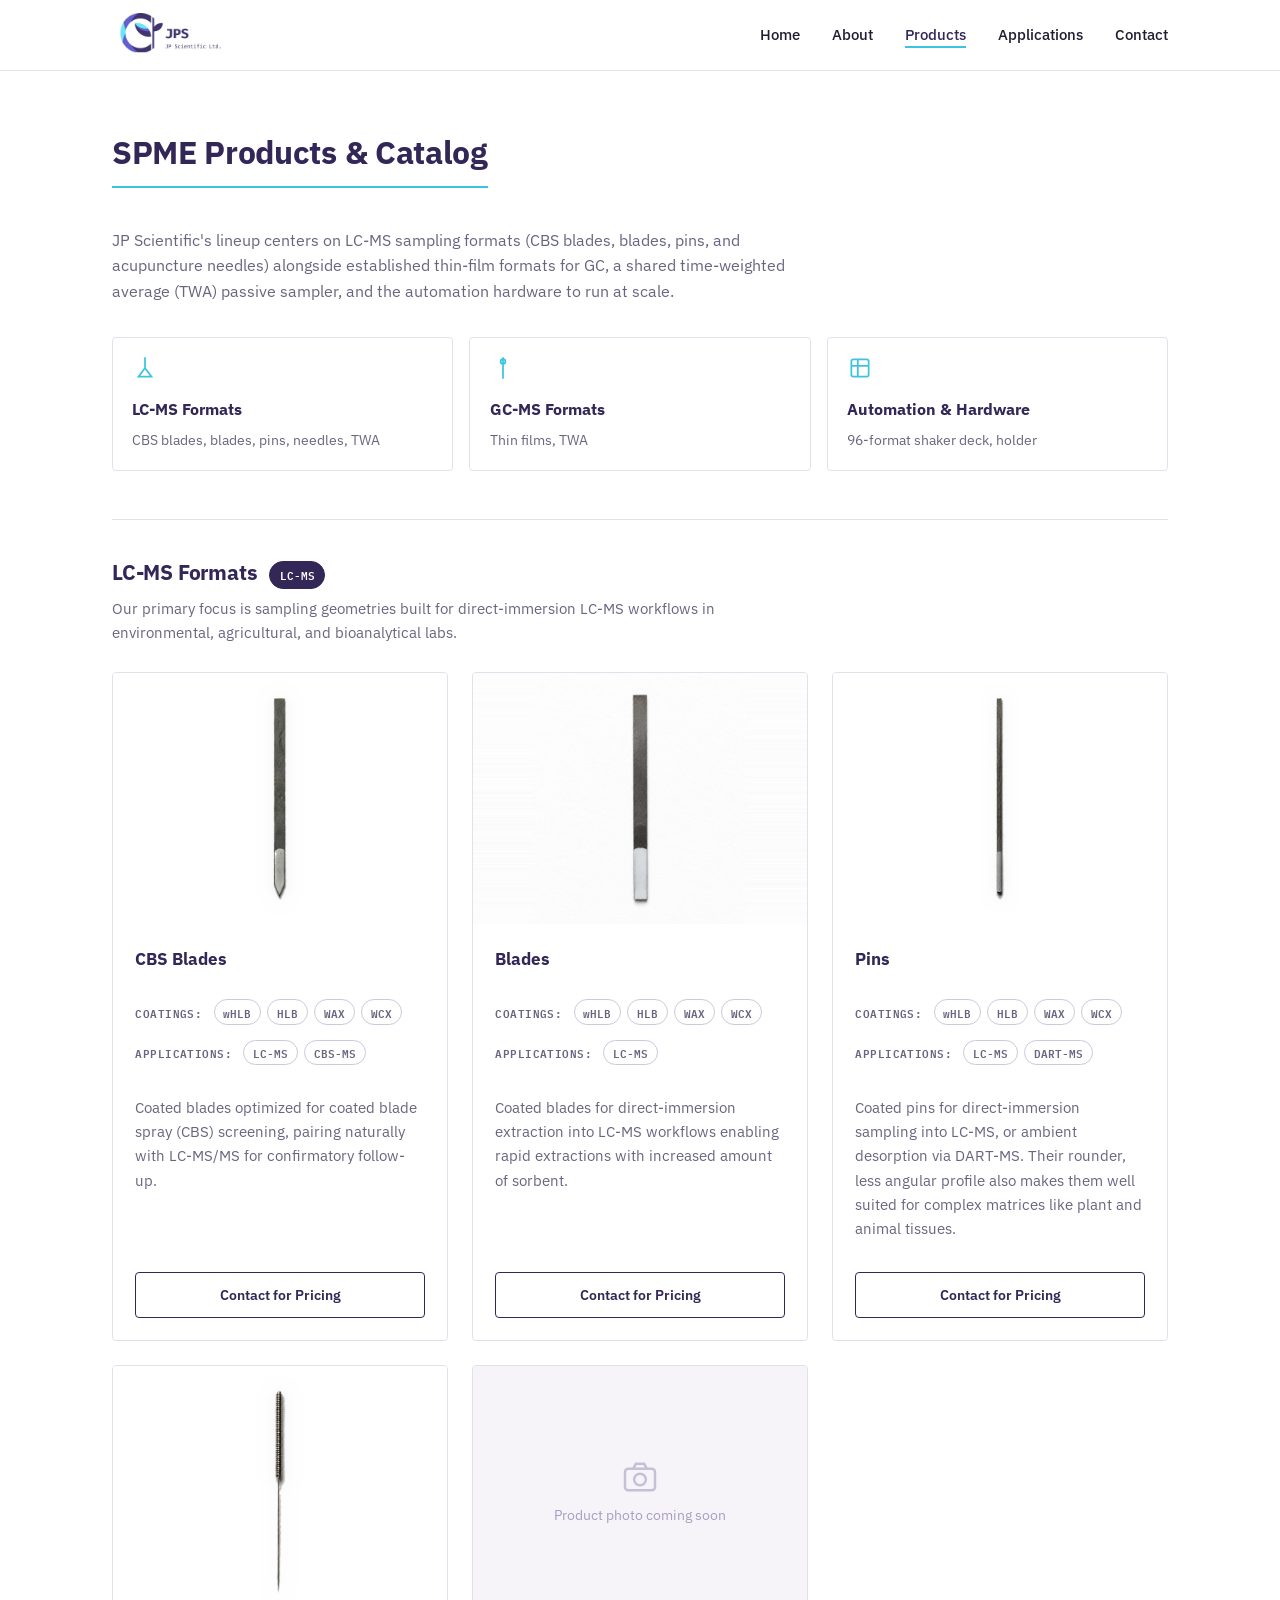
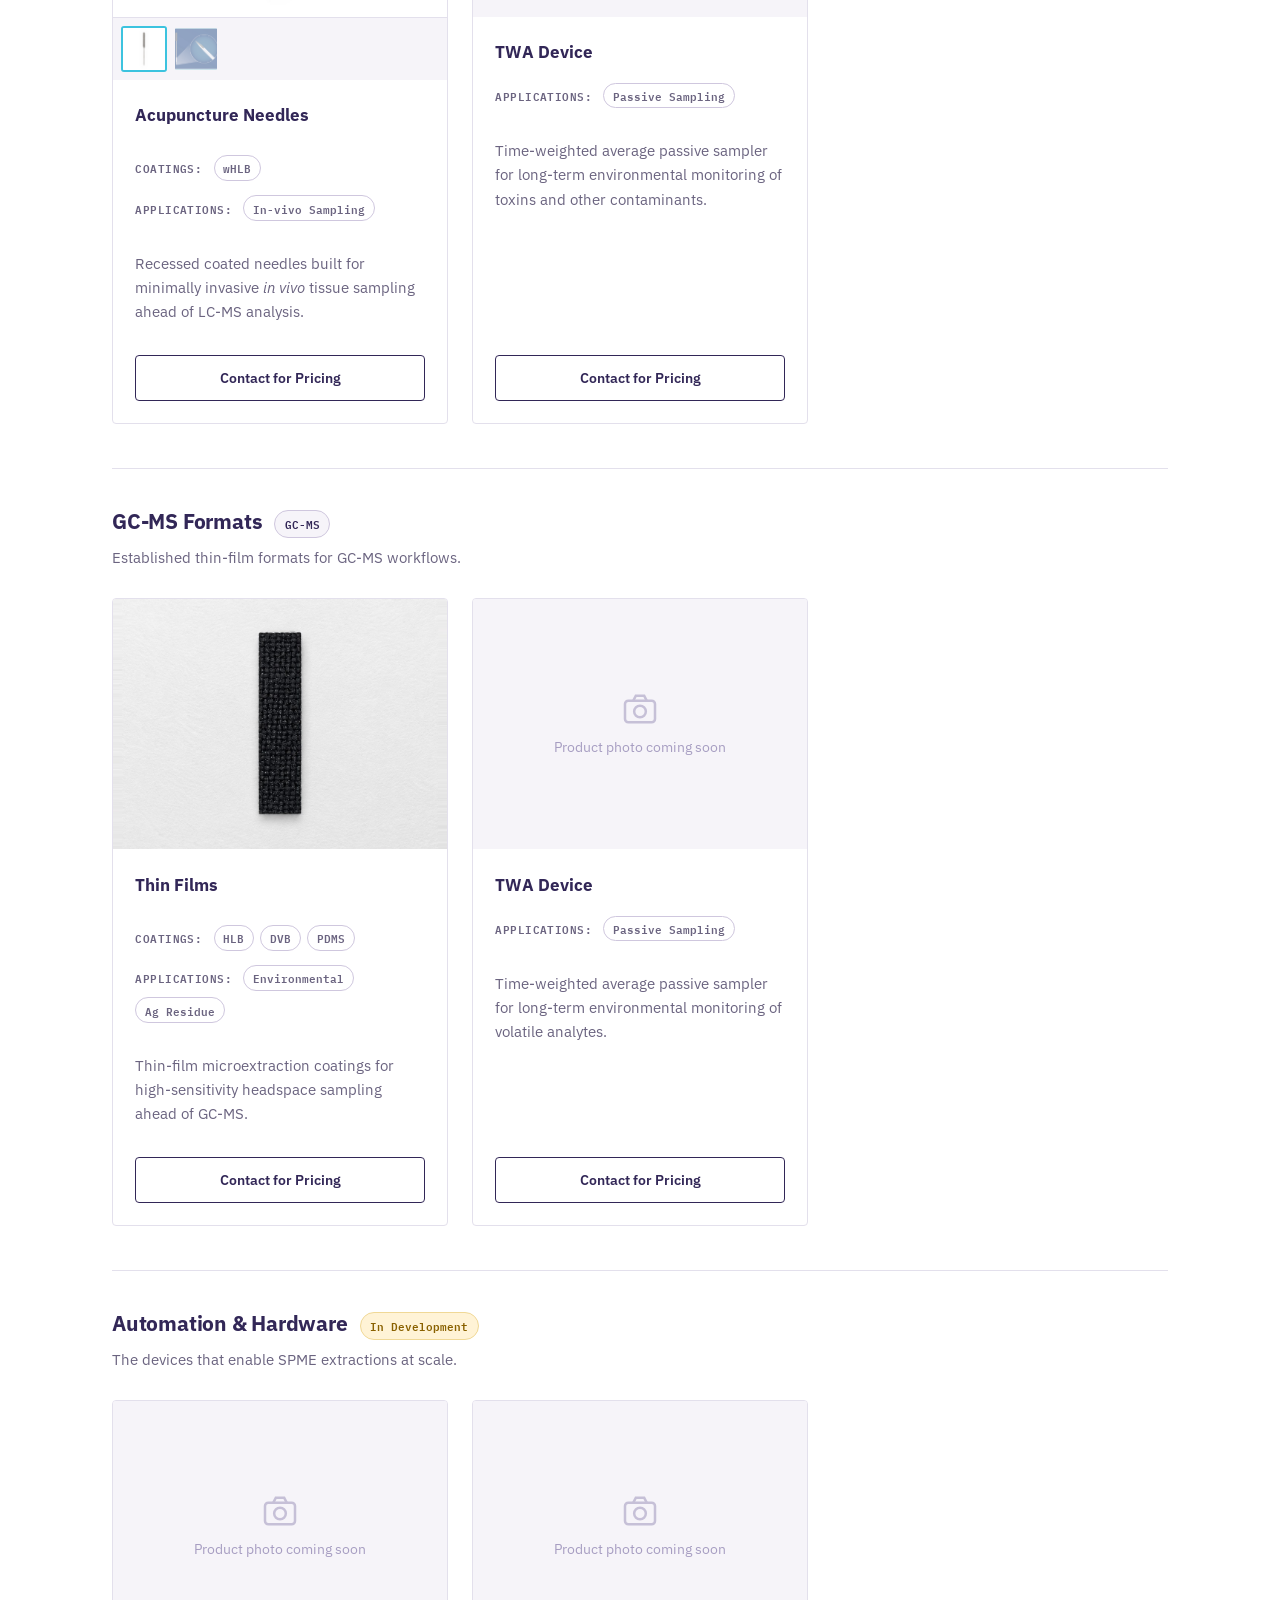
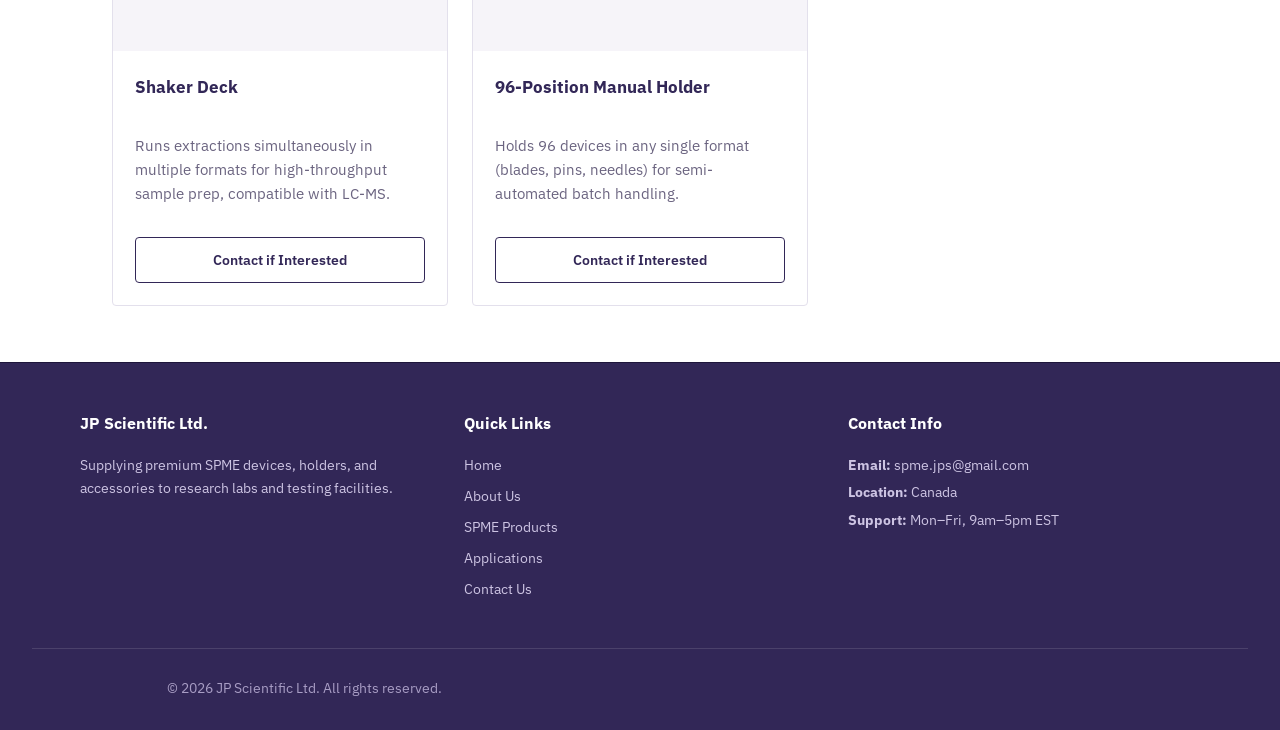
<file: products.html>
<!DOCTYPE html>
<html lang="en">
<head>
    <meta charset="UTF-8">
    <meta name="viewport" content="width=device-width, initial-scale=1.0">
    <title>Products | JP Scientific Ltd.</title>
    <meta name="description" content="SPME sampling formats from JP Scientific — CBS blades, blades, pins, and acupuncture needles for LC-MS, thin-film formats for GC-MS, a shared TWA passive sampler, and 96-format automation hardware.">
    <link rel="icon" type="image/x-icon" href="favicon.ico">
    <link rel="icon" type="image/png" sizes="32x32" href="favicon-32x32.png">
    <link rel="icon" type="image/png" sizes="16x16" href="favicon-16x16.png">
    <link rel="apple-touch-icon" sizes="180x180" href="apple-touch-icon.png">
    <link rel="preconnect" href="https://fonts.googleapis.com">
    <link rel="preconnect" href="https://fonts.gstatic.com" crossorigin>
    <link href="https://fonts.googleapis.com/css2?family=IBM+Plex+Mono:wght@500;600&family=IBM+Plex+Sans:wght@400;500;600;700&display=swap" rel="stylesheet">
    <link rel="stylesheet" href="styles.css">
</head>
<body>
    <header>
        <div class="nav-container">
            <a href="index.html">
                <img src="logo.png" alt="JP Scientific Ltd. Logo" class="site-logo">
            </a>
            <nav>
                <a href="index.html">Home</a>
                <a href="about.html">About</a>
                <a href="products.html" class="active">Products</a>
                <a href="applications.html">Applications</a>
                <a href="inquiry.html">Contact</a>
            </nav>
        </div>
    </header>

    <div class="container">
        <h1>SPME Products & Catalog</h1>
        <p class="overview">JP Scientific's lineup centers on LC-MS sampling formats (CBS blades, blades, pins, and acupuncture needles) alongside established thin-film formats for GC, a shared time-weighted average (TWA) passive sampler, and the automation hardware to run at scale.</p>

        <div class="pillar-row">
            <a href="#lcms-formats" class="pillar">
                <svg class="pillar-icon" width="26" height="26" viewBox="0 0 24 24" fill="none" stroke="currentColor" stroke-width="1.6"><path d="M12 2v10l6 8H6l6-8Z"/></svg>
                <h4>LC-MS Formats</h4>
                <span class="desc">CBS blades, blades, pins, needles, TWA</span>
            </a>
            <a href="#gc-formats" class="pillar">
                <svg class="pillar-icon" width="26" height="26" viewBox="0 0 24 24" fill="none" stroke="currentColor" stroke-width="1.6"><line x1="12" y1="2" x2="12" y2="22"/><circle cx="12" cy="6" r="2.2"/></svg>
                <h4>GC-MS Formats</h4>
                <span class="desc">Thin films, TWA</span>
            </a>
            <a href="#hardware" class="pillar">
                <svg class="pillar-icon" width="26" height="26" viewBox="0 0 24 24" fill="none" stroke="currentColor" stroke-width="1.6"><rect x="4" y="4" width="16" height="16" rx="2"/><path d="M4 10h16M10 4v16"/></svg>
                <h4>Automation &amp; Hardware</h4>
                <span class="desc">96-format shaker deck, holder</span>
            </a>
        </div>

        <!--
          TEMPLATE — Product photos:

          ONE PHOTO: inside a card's .photo-main, replace the placeholder <div class="placeholder">...</div> with:
              <img src="images/your-photo.jpg" alt="Descriptive name of the product">

          MULTIPLE PHOTOS: do the above, then add a thumbnail strip as a sibling of .photo-main
          (replace the HTML comment placeholder that says "Add <div class=photo-thumbs>..."):
              <div class="photo-thumbs">
                  <img src="images/photo-1.jpg" alt="Blade, front view" class="active">
                  <img src="images/photo-2.jpg" alt="Blade, side view">
                  <img src="images/photo-3.jpg" alt="Blade, packaging">
              </div>
          Clicking a thumbnail swaps the main photo automatically (mark the first thumbnail "active"
          and make sure it matches whatever you put in .photo-main). No other code changes needed —
          the script at the bottom of this page finds any card with 2+ thumbnails and wires it up.

          Keep the main photo roughly 4:3 (e.g. 1200x900px); thumbnails just need to be roughly square.

          To add another geometry to a category, copy one .card block and drop it inside that
          category's .grid. To add a whole new category, copy a .category-section block.
        -->

        <div class="category-section" id="lcms-formats">
            <div class="category-heading-row">
                <h2>LC-MS Formats</h2>
                <span class="badge lcms">LC-MS</span>
            </div>
            <p class="category-note">Our primary focus is sampling geometries built for direct-immersion LC-MS workflows in environmental, agricultural, and bioanalytical labs.</p>

            <div class="grid">
                <div class="card">
                    <div class="product-photo">
                        <div class="photo-main">
                            <img src="[data-uri]" alt="SPME blade device">
                        </div>
                        <!-- Add <div class="photo-thumbs">...</div> here once you have 2+ photos — see template comment above -->
                    </div>
                    <div class="card-body">
                        <h3>CBS Blades</h3>
                        <div class="coating-row">
                            <span class="coating-label">Coatings:</span>
                            <span class="coating-badge">wHLB</span>
                            <span class="coating-badge">HLB</span>
                            <span class="coating-badge">WAX</span>
                            <span class="coating-badge">WCX</span>
                        </div>
                        <div class="application-row">
                            <span class="application-label">Applications:</span>
                            <span class="application-badge">LC-MS</span>
                            <span class="application-badge">CBS-MS</span>
                        </div>
                        <p>Coated blades optimized for coated blade spray (CBS) screening, pairing naturally with LC-MS/MS for confirmatory follow-up.</p>
                        <a href="inquiry.html" class="btn-quote">Contact for Pricing</a>
                    </div>
                </div>
                <div class="card">
                    <div class="product-photo">
                        <div class="photo-main">
                            <img src="[data-uri]" alt="SPME coated blade device">
                        </div>
                    </div>
                    <div class="card-body">
                        <h3>Blades</h3>
                        <div class="coating-row">
                            <span class="coating-label">Coatings:</span>
                            <span class="coating-badge">wHLB</span>
                            <span class="coating-badge">HLB</span>
                            <span class="coating-badge">WAX</span>
                            <span class="coating-badge">WCX</span>
                        </div>
                        <div class="application-row">
                            <span class="application-label">Applications:</span>
                            <span class="application-badge">LC-MS</span>
                        </div>
                        <p>Coated blades for direct-immersion extraction into LC-MS workflows enabling rapid extractions with increased amount of sorbent.</p>
                        <a href="inquiry.html" class="btn-quote">Contact for Pricing</a>
                    </div>
                </div>
                <div class="card">
                    <div class="product-photo">
                        <div class="photo-main">
                            <img src="[data-uri]" alt="SPME pin device">
                        </div>
                    </div>
                    <div class="card-body">
                        <h3>Pins</h3>
                        <div class="coating-row">
                            <span class="coating-label">Coatings:</span>
                            <span class="coating-badge">wHLB</span>
                            <span class="coating-badge">HLB</span>
                            <span class="coating-badge">WAX</span>
                            <span class="coating-badge">WCX</span>
                        </div>
                        <div class="application-row">
                            <span class="application-label">Applications:</span>
                            <span class="application-badge">LC-MS</span>
                            <span class="application-badge">DART-MS</span>
                        </div>
                        <p>Coated pins for direct-immersion sampling into LC-MS, or ambient desorption via DART-MS. Their rounder, less angular profile also makes them well suited for complex matrices like plant and animal tissues.</p>
                        <a href="inquiry.html" class="btn-quote">Contact for Pricing</a>
                    </div>
                </div>
                <div class="card">
                    <div class="product-photo">
                        <div class="photo-main">
                            <img src="[data-uri]" alt="SPME acupuncture needle, etched">
                        </div>
                        <div class="photo-thumbs">
                            <img src="[data-uri]" alt="Etched only" class="active">
                            <img src="[data-uri]" alt="Coating in the recessed section, enlarged detail view">
                        </div>
                    </div>
                    <div class="card-body">
                        <h3>Acupuncture Needles</h3>
                        <div class="coating-row">
                            <span class="coating-label">Coatings:</span>
                            <span class="coating-badge">wHLB</span>
                        </div>
                        <div class="application-row">
                            <span class="application-label">Applications:</span>
                            <span class="application-badge">In-vivo Sampling</span>
                        </div>
                        <p>Recessed coated needles built for minimally invasive <i>in vivo</i> tissue sampling ahead of LC-MS analysis.</p>
                        <a href="inquiry.html" class="btn-quote">Contact for Pricing</a>
                    </div>
                </div>
                <div class="card">
                    <div class="product-photo">
                        <div class="photo-main">
                            <div class="placeholder">
                                <svg width="40" height="40" viewBox="0 0 24 24" fill="none" stroke="currentColor" stroke-width="1.5"><rect x="3" y="7" width="18" height="13" rx="2"/><path d="M8 7l1.5-3h5L16 7"/><circle cx="12" cy="13.5" r="3.5"/></svg>
                                Product photo coming soon
                            </div>
                        </div>
                        <!-- Add <div class="photo-thumbs">...</div> here once you have 2+ photos — see template comment above -->
                    </div>
                    <div class="card-body">
                        <h3>TWA Device</h3>
                        <div class="application-row">
                            <span class="application-label">Applications:</span>
                            <span class="application-badge">Passive Sampling</span>
                        </div>
                        <p>Time-weighted average passive sampler for long-term environmental monitoring of toxins and other contaminants.</p>
                        <a href="inquiry.html" class="btn-quote">Contact for Pricing</a>
                    </div>
                </div>
            </div>
        </div>

        <div class="category-section" id="gc-formats">
            <div class="category-heading-row">
                <h2>GC-MS Formats</h2>
                <span class="badge">GC-MS</span>
            </div>
            <p class="category-note">Established thin-film formats for GC-MS workflows.</p>

            <div class="grid">
                <div class="card">
                    <div class="product-photo">
                        <div class="photo-main">
                            <img src="[data-uri]" alt="SPME thin-film coating device">
                        </div>
                        <!-- Add <div class="photo-thumbs">...</div> here once you have 2+ photos — see template comment above -->
                    </div>
                    <div class="card-body">
                        <h3>Thin Films</h3>
                        <div class="coating-row">
                            <span class="coating-label">Coatings:</span>
                            <span class="coating-badge">HLB</span>
                            <span class="coating-badge">DVB</span>
                            <span class="coating-badge">PDMS</span>
                        </div>
                        <div class="application-row">
                            <span class="application-label">Applications:</span>
                            <span class="application-badge">Environmental</span>
                            <span class="application-badge">Ag Residue</span>
                        </div>
                        <p>Thin-film microextraction coatings for high-sensitivity headspace sampling ahead of GC-MS.</p>
                        <a href="inquiry.html" class="btn-quote">Contact for Pricing</a>
                    </div>
                </div>
                <div class="card">
                    <div class="product-photo">
                        <div class="photo-main">
                            <div class="placeholder">
                                <svg width="40" height="40" viewBox="0 0 24 24" fill="none" stroke="currentColor" stroke-width="1.5"><rect x="3" y="7" width="18" height="13" rx="2"/><path d="M8 7l1.5-3h5L16 7"/><circle cx="12" cy="13.5" r="3.5"/></svg>
                                Product photo coming soon
                            </div>
                        </div>
                        <!-- Add <div class="photo-thumbs">...</div> here once you have 2+ photos — see template comment above -->
                    </div>
                    <div class="card-body">
                        <h3>TWA Device</h3>
                        <div class="application-row">
                            <span class="application-label">Applications:</span>
                            <span class="application-badge">Passive Sampling</span>
                        </div>
                        <p>Time-weighted average passive sampler for long-term environmental monitoring of volatile analytes.</p>
                        <a href="inquiry.html" class="btn-quote">Contact for Pricing</a>
                    </div>
                </div>
            </div>
        </div>

        <div class="category-section" id="hardware">
            <div class="category-heading-row">
                <h2>Automation &amp; Hardware</h2>
                <span class="badge soon">In Development</span>
            </div>
            <p class="category-note">The devices that enable SPME extractions at scale.</p>

            <div class="grid">
                <div class="card">
                    <div class="product-photo">
                        <div class="photo-main">
                            <div class="placeholder">
                                <svg width="40" height="40" viewBox="0 0 24 24" fill="none" stroke="currentColor" stroke-width="1.5"><rect x="3" y="7" width="18" height="13" rx="2"/><path d="M8 7l1.5-3h5L16 7"/><circle cx="12" cy="13.5" r="3.5"/></svg>
                                Product photo coming soon
                            </div>
                        </div>
                        <!-- Add <div class="photo-thumbs">...</div> here once you have 2+ photos — see template comment above -->
                    </div>
                    <div class="card-body">
                        <h3>Shaker Deck</h3>
                        <p>Runs extractions simultaneously in multiple formats for high-throughput sample prep, compatible with LC-MS.</p>
                        <a href="inquiry.html?device=Shaker+Deck" class="btn-quote">Contact if Interested</a>
                    </div>
                </div>
                <div class="card">
                    <div class="product-photo">
                        <div class="photo-main">
                            <div class="placeholder">
                                <svg width="40" height="40" viewBox="0 0 24 24" fill="none" stroke="currentColor" stroke-width="1.5"><rect x="3" y="7" width="18" height="13" rx="2"/><path d="M8 7l1.5-3h5L16 7"/><circle cx="12" cy="13.5" r="3.5"/></svg>
                                Product photo coming soon
                            </div>
                        </div>
                        <!-- Add <div class="photo-thumbs">...</div> here once you have 2+ photos — see template comment above -->
                    </div>
                    <div class="card-body">
                        <h3>96-Position Manual Holder</h3>
                        <p>Holds 96 devices in any single format (blades, pins, needles) for semi-automated batch handling.</p>
                        <a href="inquiry.html?device=96-Position+Manual+Holder" class="btn-quote">Contact if Interested</a>
                    </div>
                </div>
            </div>
        </div>
    </div>

    <footer>
        <div class="footer-container">
            <div class="footer-col">
                <h3>JP Scientific Ltd.</h3>
                <p>Supplying premium SPME devices, holders, and accessories to research labs and testing facilities.</p>
            </div>
            <div class="footer-col">
                <h4>Quick Links</h4>
                <a href="index.html">Home</a>
                <a href="about.html">About Us</a>
                <a href="products.html">SPME Products</a>
                <a href="applications.html">Applications</a>
                <a href="inquiry.html">Contact Us</a>
            </div>
            <div class="footer-col">
                <h4>Contact Info</h4>
                <p><strong>Email:</strong> <a href="mailto:spme.jps@gmail.com" style="display:inline;">spme.jps@gmail.com</a></p>
                <p><strong>Location:</strong> Canada</p>
                <p><strong>Support:</strong> Mon–Fri, 9am–5pm EST</p>
            </div>
        </div>
        <div class="footer-bottom">
            <p>&copy; 2026 JP Scientific Ltd. All rights reserved.</p>
        </div>
    </footer>
    <script>
        // Wires up thumbnail clicks to swap the main product photo.
        // A card only gets a gallery if it has a .photo-thumbs strip with 2+ images.
        document.querySelectorAll('.product-photo').forEach(function (gallery) {
            var main = gallery.querySelector('.photo-main img');
            var thumbs = gallery.querySelectorAll('.photo-thumbs img');
            if (!main || thumbs.length < 2) return;
            thumbs.forEach(function (thumb) {
                thumb.addEventListener('click', function () {
                    main.src = thumb.src;
                    main.alt = thumb.alt;
                    thumbs.forEach(function (t) { t.classList.remove('active'); });
                    thumb.classList.add('active');
                });
            });
        });
    </script>
</body>
</html>
</file>
<file: styles.css>
/* ============================================================
   JP Scientific — shared design system
   One stylesheet, five pages. Edit here, it updates everywhere.
   ============================================================ */

:root {
    --primary: #322757;       /* deep violet — brand, dark sections, headings */
    --primary-dark: #1e163b;  /* darker violet — hero/footer gradients */
    --accent: #3cc3df;        /* brand cyan — interactive elements, one hero moment */
    --text: #211c33;          /* body text */
    --muted: #6b6480;         /* secondary text */
    --bg-light: #f6f4f9;      /* violet-tinted off-white, card fills */
    --line: #e3e0ec;          /* hairline borders */
    --line-strong: #cfc7de;   /* dashed/emphasis borders */
    --radius: 4px;
    --radius-pill: 999px;
    --font-body: 'IBM Plex Sans', -apple-system, BlinkMacSystemFont, "Segoe UI", Roboto, sans-serif;
    --font-mono: 'IBM Plex Mono', ui-monospace, SFMono-Regular, Menlo, monospace;
}

* { box-sizing: border-box; }

html { scroll-behavior: smooth; }

body {
    display: flex;
    flex-direction: column;
    min-height: 100vh;
    margin: 0;
    font-family: var(--font-body);
    font-size: 16px;
    line-height: 1.6;
    color: var(--text);
    background: #ffffff;
}

a { color: inherit; }

a:focus-visible, button:focus-visible {
    outline: 2px solid var(--accent);
    outline-offset: 2px;
}

@media (prefers-reduced-motion: reduce) {
    html { scroll-behavior: auto; }
    * { transition: none !important; animation: none !important; }
}

/* ---------- Header / nav ---------- */
header {
    background-color: #ffffff;
    border-bottom: 1px solid var(--line);
    position: sticky;
    top: 0;
    z-index: 1000;
}

.nav-container {
    max-width: 1120px;
    margin: 0 auto;
    display: flex;
    justify-content: space-between;
    align-items: center;
    padding: 0.8rem 2rem;
}

.site-logo { height: 44px; width: auto; display: block; }

nav a {
    margin-left: 1.75rem;
    text-decoration: none;
    color: var(--text);
    font-weight: 500;
    font-size: 0.95rem;
    padding-bottom: 2px;
    border-bottom: 2px solid transparent;
    transition: color 0.15s, border-color 0.15s;
}

nav a:hover, nav a.active {
    color: var(--primary);
    border-bottom-color: var(--accent);
}

/* ---------- Layout ---------- */
.container {
    flex: 1;
    max-width: 1120px;
    margin: 0 auto;
    padding: 3.5rem 2rem;
    width: 100%;
}

h1 {
    color: var(--primary);
    font-size: 2rem;
    font-weight: 700;
    letter-spacing: -0.01em;
    border-bottom: 2px solid var(--accent);
    display: inline-block;
    padding-bottom: 0.5rem;
    margin: 0 0 1.5rem 0;
}

h2 { color: var(--primary); font-weight: 700; letter-spacing: -0.01em; }

p { max-width: 68ch; }

/* ---------- Buttons ---------- */
.btn {
    background-color: var(--primary);
    color: #ffffff;
    padding: 0.8rem 1.6rem;
    border-radius: var(--radius);
    text-decoration: none;
    font-weight: 600;
    font-size: 0.95rem;
    display: inline-block;
    border: 1px solid var(--primary);
    transition: background-color 0.15s, color 0.15s;
}

.btn:hover { background-color: var(--primary-dark); border-color: var(--primary-dark); }

.btn-invert {
    background-color: #ffffff;
    color: var(--primary);
    border-color: #ffffff;
}

.btn-invert:hover { background-color: transparent; color: #ffffff; }

.btn-quote {
    margin-top: 1rem;
    background-color: transparent;
    color: var(--primary);
    text-align: center;
    padding: 0.65rem 1rem;
    border: 1.5px solid var(--primary);
    border-radius: var(--radius);
    text-decoration: none;
    font-weight: 600;
    font-size: 0.9rem;
    transition: background-color 0.15s, color 0.15s;
}

.btn-quote:hover { background-color: var(--primary); color: #ffffff; }

.col-link {
    display: inline-block;
    margin-top: 0.75rem;
    color: var(--primary);
    font-weight: 600;
    font-size: 0.9rem;
    text-decoration: none;
    border-bottom: 1px solid var(--accent);
}

.col-link:hover { color: var(--accent); }

/* ---------- Hero (homepage) ---------- */
.hero {
    background:
        linear-gradient(135deg, var(--primary) 0%, var(--primary-dark) 100%);
    color: white;
    padding: 4.5rem 2rem;
}

.hero-inner {
    max-width: 1120px;
    margin: 0 auto;
    display: grid;
    grid-template-columns: 1.05fr 0.95fr;
    gap: 3rem;
    align-items: center;
}

.hero-content h1 {
    color: #ffffff;
    border-bottom: none;
    padding-bottom: 0;
    font-size: 2.3rem;
    line-height: 1.25;
    margin-bottom: 1.1rem;
}

.nowrap { white-space: nowrap; }

.hero-content p {
    color: #d7d1e8;
    font-size: 1.05rem;
    max-width: 46ch;
    margin-bottom: 1.75rem;
}

.hero-visual { display: flex; flex-direction: column; align-items: center; justify-content: center; gap: 0.85rem; }
.hero-visual svg { width: 100%; max-width: 320px; height: auto; }

.hero-legend { display: flex; flex-wrap: wrap; row-gap: 0.5rem; }
.legend-item { display: flex; align-items: center; font-size: 0.85rem; color: #d7d1e8; margin-right: 1.5rem; white-space: nowrap; }
.legend-item:last-child { margin-right: 0; }
.legend-dot { width: 10px; height: 10px; border-radius: 50%; display: inline-block; margin-right: 0.45rem; flex-shrink: 0; }
.legend-dot-polar { background: #4fb286; }
.legend-dot-nonpolar { background: #e8917a; }
.legend-dot-matrix { background: rgba(255,255,255,0.35); border: 1px solid rgba(255,255,255,0.55); }

@media (max-width: 860px) {
    .hero-inner { grid-template-columns: 1fr; text-align: left; }
    .hero-visual { display: none; }
}

/* ---------- Key Advantages / plain section blocks (no card chrome) ---------- */
.section-heading {
    margin: 0 0 0.5rem 0;
    padding-bottom: 0.5rem;
    border-bottom: 1px solid var(--line);
}

.three-column-row {
    display: grid;
    grid-template-columns: repeat(4, 1fr);
    gap: 0;
    margin-top: 2rem;
    margin-bottom: 2.5rem;
    border-top: 1px solid var(--line);
}

.col {
    padding: 1.75rem 1.75rem 1.75rem 0;
    border-right: 1px solid var(--line);
    padding-left: 1.75rem;
}

.col:first-child { padding-left: 0; }
.col:last-child { border-right: none; }

.col h3 { color: var(--primary); margin-top: 0; font-size: 1.05rem; }
.col p { color: var(--muted); font-size: 0.95rem; }

@media (max-width: 1024px) {
    .three-column-row { grid-template-columns: repeat(2, 1fr); }
    .col:nth-child(2) { border-right: none; }
    .col:nth-child(3) { border-left: 1px solid var(--line); padding-left: 1.75rem; }
}

@media (max-width: 768px) {
    .three-column-row { grid-template-columns: 1fr; border-top: none; }
    .col { border-right: none; border-top: 1px solid var(--line); padding-left: 0; }
    .col:first-child { border-top: none; }
}

.full-width-bottom {
    background: var(--bg-light);
    border: 1px solid var(--line);
    color: var(--text);
    padding: 2.5rem 2.5rem;
    border-radius: var(--radius);
}

.full-width-bottom h2 { color: var(--primary); margin-top: 0; font-size: 1.4rem; }
.full-width-bottom p { color: var(--muted); }
.full-width-bottom .btn { background-color: var(--primary); color: #fff; border-color: var(--primary); }
.full-width-bottom .btn:hover { background-color: var(--primary-dark); }

/* ---------- Product / catalog cards ---------- */
.overview { max-width: 68ch; color: var(--muted); }

.grid {
    display: grid;
    grid-template-columns: repeat(auto-fill, minmax(260px, 1fr));
    gap: 1.5rem;
    margin-top: 1.75rem;
}

.card {
    background: #ffffff;
    border: 1px solid var(--line);
    border-radius: var(--radius);
    overflow: hidden;
    display: flex;
    flex-direction: column;
}

.card-body { padding: 1.4rem; display: flex; flex-direction: column; flex: 1; }
.card h3 { color: var(--primary); margin-top: 0; font-size: 1.05rem; }
.card p { flex: 1; color: var(--muted); font-size: 0.95rem; }

.product-photo { width: 100%; background: var(--bg-light); }
.photo-main { width: 100%; aspect-ratio: 4 / 3; display: flex; align-items: center; justify-content: center; overflow: hidden; }
.photo-main img { width: 100%; height: 100%; object-fit: cover; display: block; }
.product-photo .placeholder { color: #a79ec2; font-size: 0.85rem; text-align: center; padding: 1rem; }
.product-photo .placeholder svg { display: block; margin: 0 auto 0.5rem auto; opacity: 0.6; }

.photo-thumbs { display: flex; gap: 0.4rem; padding: 0.5rem; background: var(--bg-light); border-top: 1px solid var(--line); overflow-x: auto; }
.photo-thumbs img { width: 46px; height: 46px; object-fit: cover; border-radius: 3px; cursor: pointer; border: 2px solid transparent; opacity: 0.6; flex-shrink: 0; transition: opacity 0.15s, border-color 0.15s; }
.photo-thumbs img:hover { opacity: 1; }
.photo-thumbs img.active { opacity: 1; border-color: var(--accent); }

/* ---------- Badges (technical tags — mono, deliberate use) ---------- */
.badge-row { display: flex; flex-wrap: wrap; gap: 0.4rem; margin-bottom: 0.9rem; }
.badge {
    font-family: var(--font-mono);
    font-size: 0.7rem;
    font-weight: 600;
    padding: 0.25rem 0.6rem;
    border-radius: var(--radius-pill);
    background: var(--bg-light);
    color: var(--primary);
    border: 1px solid var(--line-strong);
}
.badge.lcms { background: var(--primary); color: #ffffff; border-color: var(--primary); }
.badge.soon { background: #fff3d6; color: #8a6100; border-color: #f0d896; }

/* ---------- Pillar / summary strip ---------- */
.pillar-row { display: grid; grid-template-columns: repeat(auto-fit, minmax(190px, 1fr)); gap: 1rem; margin: 2rem 0 3rem 0; }
.pillar {
    display: block;
    background: #ffffff;
    border: 1px solid var(--line);
    border-radius: var(--radius);
    padding: 1.1rem 1.2rem;
    text-decoration: none;
    transition: border-color 0.15s;
}
.pillar:hover { border-color: var(--accent); }
.pillar .pillar-icon { color: var(--accent); margin-bottom: 0.5rem; }
.pillar h4 { margin: 0 0 0.3rem 0; color: var(--primary); font-size: 0.98rem; }
.pillar span.desc { color: var(--muted); font-size: 0.85rem; }

/* ---------- Category sections (products page) ---------- */
.category-section { margin-top: 2.75rem; }
.category-heading-row { display: flex; align-items: baseline; gap: 0.75rem; border-top: 1px solid var(--line); padding-top: 2.25rem; scroll-margin-top: 90px; }
.category-heading-row h2 { margin: 0; font-size: 1.3rem; }
.category-note { color: var(--muted); font-size: 0.92rem; max-width: 68ch; margin: 0.5rem 0 0 0; }

/* ---------- Applications page ---------- */
.intro { max-width: 68ch; color: var(--muted); }

.app-block {
    width: 100%;
    background: var(--bg-light);
    border: 1px solid var(--line);
    border-left: 3px solid var(--accent);
    border-radius: var(--radius);
    padding: 2rem 2.25rem;
    margin-top: 1.75rem;
}
.app-block h2 { margin-top: 0; font-size: 1.35rem; }
.app-block > p { max-width: 68ch; color: var(--text); }

.research { margin-top: 1.5rem; border-top: 1px solid var(--line); padding-top: 1.25rem; }
.research h4 { margin: 0 0 0.75rem 0; color: var(--primary); font-size: 0.85rem; font-family: var(--font-mono); font-weight: 600; }
.paper-list { list-style: none; margin: 0; padding: 0; display: flex; flex-direction: column; gap: 0.75rem; }
.paper-list li { background: #ffffff; border: 1px dashed var(--line-strong); border-radius: var(--radius); padding: 0.9rem 1.1rem; font-size: 0.92rem; color: var(--muted); }
.paper-list li a { color: var(--primary); font-weight: 600; text-decoration: none; }
.paper-list li a:hover { color: var(--accent); }
.paper-list li .paper-desc { display: block; margin-top: 0.3rem; color: var(--muted); font-size: 0.88rem; }

/* ---------- Contact page ---------- */
.contact-box {
    background: var(--bg-light);
    border: 1px solid var(--line);
    padding: 2rem;
    border-radius: var(--radius);
    margin-top: 1.5rem;
}

/* ---------- Footer ---------- */
footer {
    background-color: var(--primary);
    color: white;
    padding: 3rem 2rem 1rem 2rem;
    margin-top: auto;
    border-top: 1px solid var(--primary-dark);
}

.footer-container {
    max-width: 1120px;
    margin: 0 auto;
    display: grid;
    grid-template-columns: repeat(auto-fit, minmax(220px, 1fr));
    gap: 2rem;
}

.footer-col h3, .footer-col h4 { color: #ffffff; margin-top: 0; margin-bottom: 1rem; font-size: 1rem; }
.footer-col p { font-size: 0.9rem; color: #cdc4e3; margin: 0.3rem 0; }
.footer-col a { color: #cdc4e3; text-decoration: none; display: block; margin-bottom: 0.5rem; font-size: 0.9rem; transition: color 0.15s; }
.footer-col a:hover { color: var(--accent); }

.footer-bottom {
    text-align: center;
    border-top: 1px solid rgba(255,255,255,0.12);
    margin-top: 2.5rem;
    padding-top: 1rem;
    font-size: 0.85rem;
    color: #a89dc4;
}

/* ---------- About page: copy + further-reading card ---------- */
.about-layout {
    display: grid;
    grid-template-columns: 1fr 260px;
    gap: 2.5rem;
    align-items: start;
}

@media (max-width: 800px) {
    .about-layout { grid-template-columns: 1fr; }
}

.reading-card {
    background: var(--bg-light);
    border: 1px solid var(--line);
    border-radius: var(--radius);
    padding: 1.25rem;
}

.reading-card h4 {
    margin: 0 0 0.9rem 0;
    font-family: var(--font-mono);
    font-size: 0.78rem;
    font-weight: 600;
    color: var(--primary);
}

.reading-cover {
    aspect-ratio: 3 / 4;
    background: #ffffff;
    border: 1px solid var(--line);
    border-radius: 3px;
    display: flex;
    align-items: center;
    justify-content: center;
    margin-bottom: 0.9rem;
    overflow: hidden;
}

.reading-cover img { width: 100%; height: 100%; object-fit: cover; display: block; }
.reading-cover .placeholder { color: #a79ec2; font-size: 0.78rem; text-align: center; padding: 1rem; }
.reading-cover .placeholder svg { display: block; margin: 0 auto 0.5rem auto; opacity: 0.6; }

.reading-title { font-weight: 600; color: var(--text); font-size: 0.92rem; margin: 0 0 0.35rem 0; }
.reading-byline { color: var(--muted); font-size: 0.85rem; margin: 0 0 0.9rem 0; }
.reading-card .col-link { margin-top: 0; }

/* ---------- Coating chemistry badges (on product cards) ---------- */
.coating-row { display: flex; flex-wrap: wrap; gap: 0.4rem; margin: 0.6rem 0 0.9rem 0; }
.coating-badge {
    font-family: var(--font-mono);
    font-size: 0.68rem;
    font-weight: 600;
    padding: 0.2rem 0.55rem;
    border-radius: var(--radius-pill);
    background: #ffffff;
    color: var(--muted);
    border: 1px solid var(--line-strong);
}
.coating-label {
    font-family: var(--font-mono);
    font-size: 0.68rem;
    font-weight: 600;
    color: var(--muted);
    text-transform: uppercase;
    letter-spacing: 0.04em;
    margin-right: 0.3rem;
    align-self: center;
}

/* Applications badges — sit under the coating row, above the description.
   Same visual weight as the coating badges above (uniform pill style),
   distinguished only by their own "Applications:" label. */
.application-row { display: flex; flex-wrap: wrap; gap: 0.4rem; margin: 0 0 0.9rem 0; }
.application-badge {
    font-family: var(--font-mono);
    font-size: 0.68rem;
    font-weight: 600;
    padding: 0.2rem 0.55rem;
    border-radius: var(--radius-pill);
    background: #ffffff;
    color: var(--muted);
    border: 1px solid var(--line-strong);
}
.application-label {
    font-family: var(--font-mono);
    font-size: 0.68rem;
    font-weight: 600;
    color: var(--muted);
    text-transform: uppercase;
    letter-spacing: 0.04em;
    margin-right: 0.3rem;
    align-self: center;
}

/* ---------- Inquiry form (hardware "contact if interested") ---------- */
.inquiry-box {
    background: var(--bg-light);
    border: 1px solid var(--line);
    border-radius: var(--radius);
    padding: 2rem;
    max-width: 560px;
    margin-top: 1.5rem;
}
.inquiry-device {
    display: inline-block;
    font-family: var(--font-mono);
    font-size: 0.78rem;
    font-weight: 600;
    color: var(--primary);
    background: #ffffff;
    border: 1px solid var(--line-strong);
    border-radius: var(--radius-pill);
    padding: 0.3rem 0.75rem;
    margin-bottom: 1.25rem;
}
.form-row { margin-bottom: 1.1rem; display: flex; flex-direction: column; gap: 0.35rem; }
.form-row label { font-size: 0.88rem; font-weight: 600; color: var(--text); }
.form-row input, .form-row textarea {
    font-family: var(--font-body);
    font-size: 0.95rem;
    padding: 0.6rem 0.75rem;
    border: 1px solid var(--line-strong);
    border-radius: var(--radius);
    background: #ffffff;
    color: var(--text);
}
.form-row input:focus, .form-row textarea:focus {
    outline: 2px solid var(--accent);
    outline-offset: 1px;
    border-color: var(--accent);
}
.form-row textarea { resize: vertical; min-height: 110px; }
.form-names { display: flex; gap: 1rem; }
.form-names .form-row { flex: 1; }
.form-note { font-size: 0.82rem; color: var(--muted); margin-top: 1rem; }
</file>
